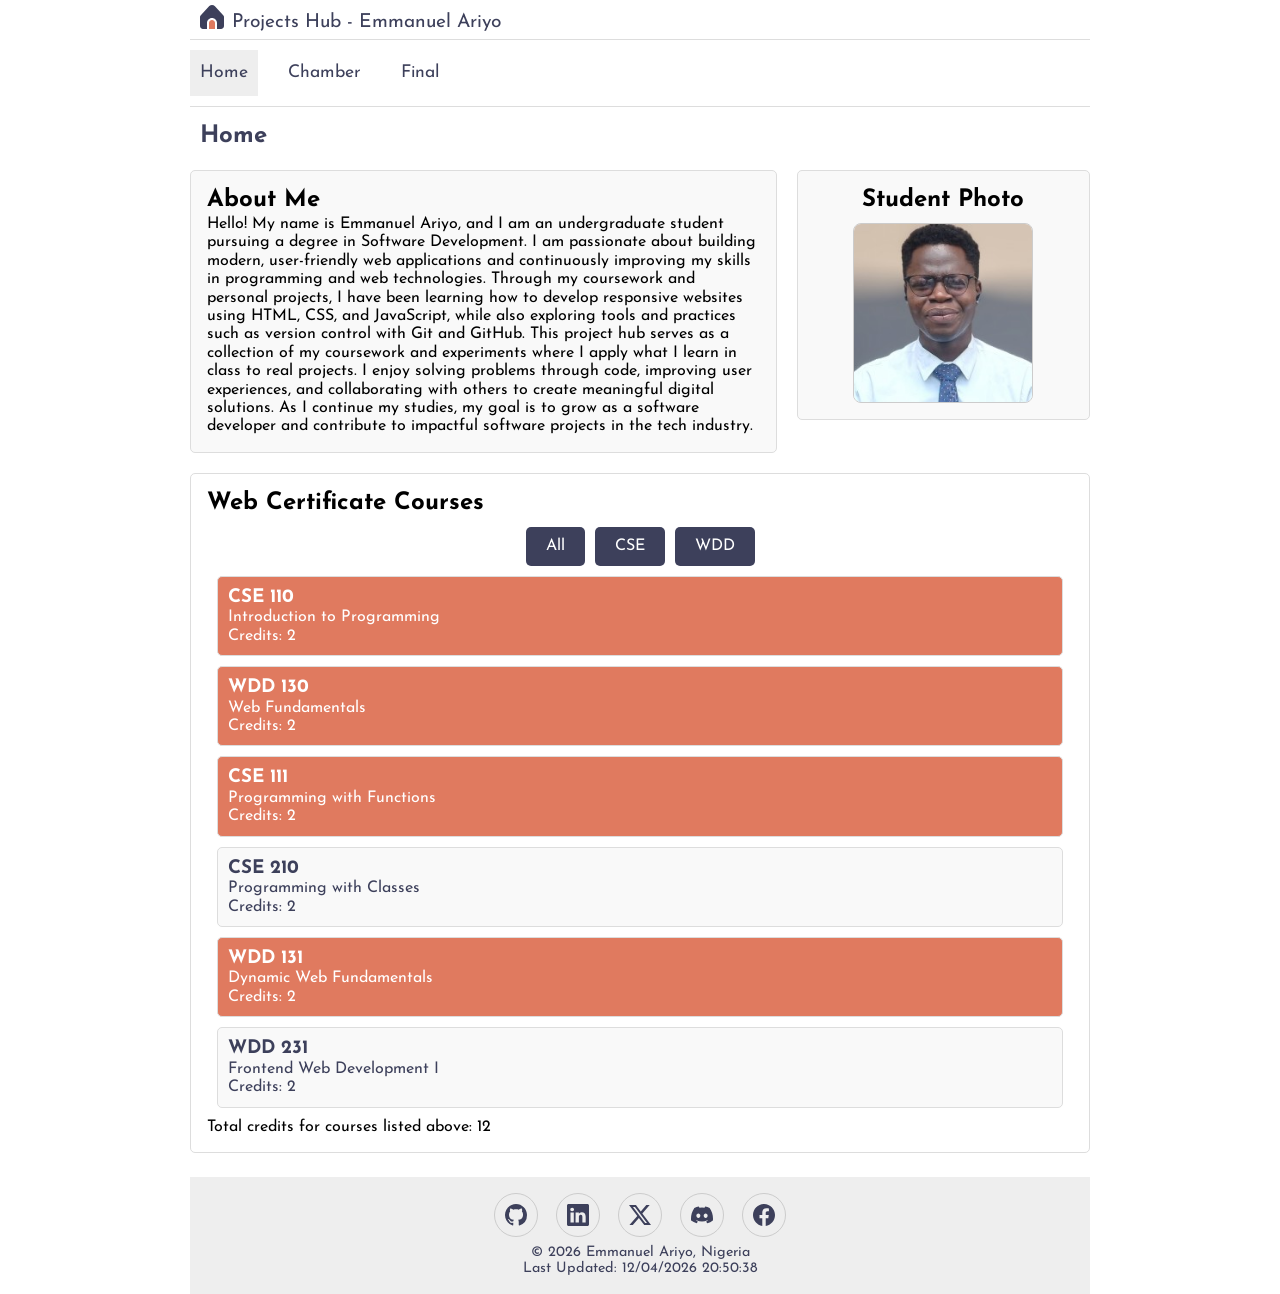
<file: index.html>
<!DOCTYPE html>
<html lang="en">

<head>
    <meta charset="UTF-8">
    <meta name="viewport" content="width=device-width, initial-scale=1.0">
    <title>WDD 231 Projects Hub | Emmanuel Ariyo</title>
    <!-- Favicon Icon link -->
    <link rel="icon" type="image/x-icon" href="favicon.ico">
    <meta name="description" content="This is the home page for the course, where you can find all the necessary information and resources.">
    <meta name="author" content="Emmanuel Ariyo">

    <!-- Social Media Meta Tags -->
    <meta property="og:title" content="WDD 231 Projects Hub | Emmanuel Ariyo">
    <meta property="og:description" content="This is the home page for the course, where you can find all the necessary information and resources.">
    <meta property="og:image" content="images/profile_picture.jpg">
    <meta property="og:url" content="https://white-ninja.github.io/wdd231/">

    <!-- Style Sheet Here -->
    <link rel="stylesheet" href="styles/normalize.css">
    <link rel="stylesheet" href="styles/base.css">
    <link rel="stylesheet" href="styles/larger.css">

    <!-- JavaScript File Here -->
    <script src="scripts/navigation.js" defer></script>
    <script src="scripts/dynamiccontent.js" defer></script>


    <!-- Google Fonts Here -->
    <link rel="preconnect" href="https://fonts.googleapis.com">
    <link rel="preconnect" href="https://fonts.gstatic.com" crossorigin>
    <link href="https://fonts.googleapis.com/css2?family=Josefin+Sans:ital,wght@0,100..700;1,100..700&display=swap"
        rel="stylesheet">
</head>

<body>
    <header>
        <img src="images/home.svg" alt="Site Icon" width="512" height="512">
        <span>Projects Hub - Emmanuel Ariyo</span>
        <button id="ham-btn" class="hamburger"></button>
    </header>
    <nav id="nav-bar" class="navigation">
        <ul>
            <li class="current"><a href="index.html">Home</a></li>
            <li><a href="#">Chamber</a></li>
            <li><a href="#">Final</a></li>
        </ul>
    </nav>
    <main>
        <h1>Home</h1>
        <div class="about-photo-grid">
            <section class="about-me">
                <h2>About Me</h2>
                <p>
                    Hello! My name is Emmanuel Ariyo, and I am an undergraduate student pursuing a degree in Software
                    Development.
                    I am passionate about building modern, user-friendly web applications and continuously improving
                    my skills
                    in programming and web technologies. Through my coursework and personal projects, I have been
                    learning
                    how to develop responsive websites using HTML, CSS, and JavaScript, while also exploring tools and
                    practices
                    such as version control with Git and GitHub.

                    This project hub serves as a collection of my coursework and experiments where I apply what I learn
                    in class
                    to real projects. I enjoy solving problems through code, improving user experiences, and
                    collaborating
                    with others to create meaningful digital solutions. As I continue my studies, my goal is to grow
                    as a
                    software developer and contribute to impactful software projects in the tech industry.
                </p>
            </section>
            <section class="student-photo">
                <h2>Student Photo</h2>
                <img src="images/profile_picture.jpg" alt="Photo of Emmanuel Ariyo" width="180" height="180">
            </section>
        </div>
        <section class="certificate-section stretched">
            <h2>Web Certificate Courses</h2>
            <div id="course-buttons">
                <button id="all-courses">All</button>
                <button id="cse-courses">CSE</button>
                <button id="wdd-courses">WDD</button>
            </div>
            <div id="course-list">
                <!-- Dynamic course list will be rendered here -->
            </div>
            <p>Total credits for courses listed above: <span id="total-credits">0</span></p>
        </section>
    </main>
    <footer>
        <div class="social">
            <a href="https://github.com/white-ninja" target="_blank" rel="noopener noreferrer"><img
                    src="images/github.svg" alt="GitHub profile link" width="16" height="16"></a>
            <a href="https://www.linkedin.com/in/emmanuel-ariyo-333789112" target="_blank" rel="noopener noreferrer"><img
                    src="images/linkedin.svg" alt="LinkedIn profile link" width="16" height="16"></a>
            <a href="https://x.com/AriyoLeap?s=09" target="_blank" rel="noopener noreferrer"><img
                    src="images/twitter-x.svg" alt="Twitter profile link" width="16" height="16"></a>
            <a href="https://discord.com/users/1450887330113261690" target="_blank" rel="noopener noreferrer"><img
                    src="images/discord.svg" alt="Discord profile link" width="16" height="16"></a>
            <a href="https://web.facebook.com/ariyo.dominic/" target="_blank" rel="noopener noreferrer"><img
                    src="images/facebook.svg" alt="Facebook profile link" width="16" height="16"></a>
        </div>
        <p>&copy; <span id="current-year"></span> Emmanuel Ariyo, Nigeria</p>
        <p id="lastModified">Last Updated: </p>
    </footer>
</body>

</html>
</file>
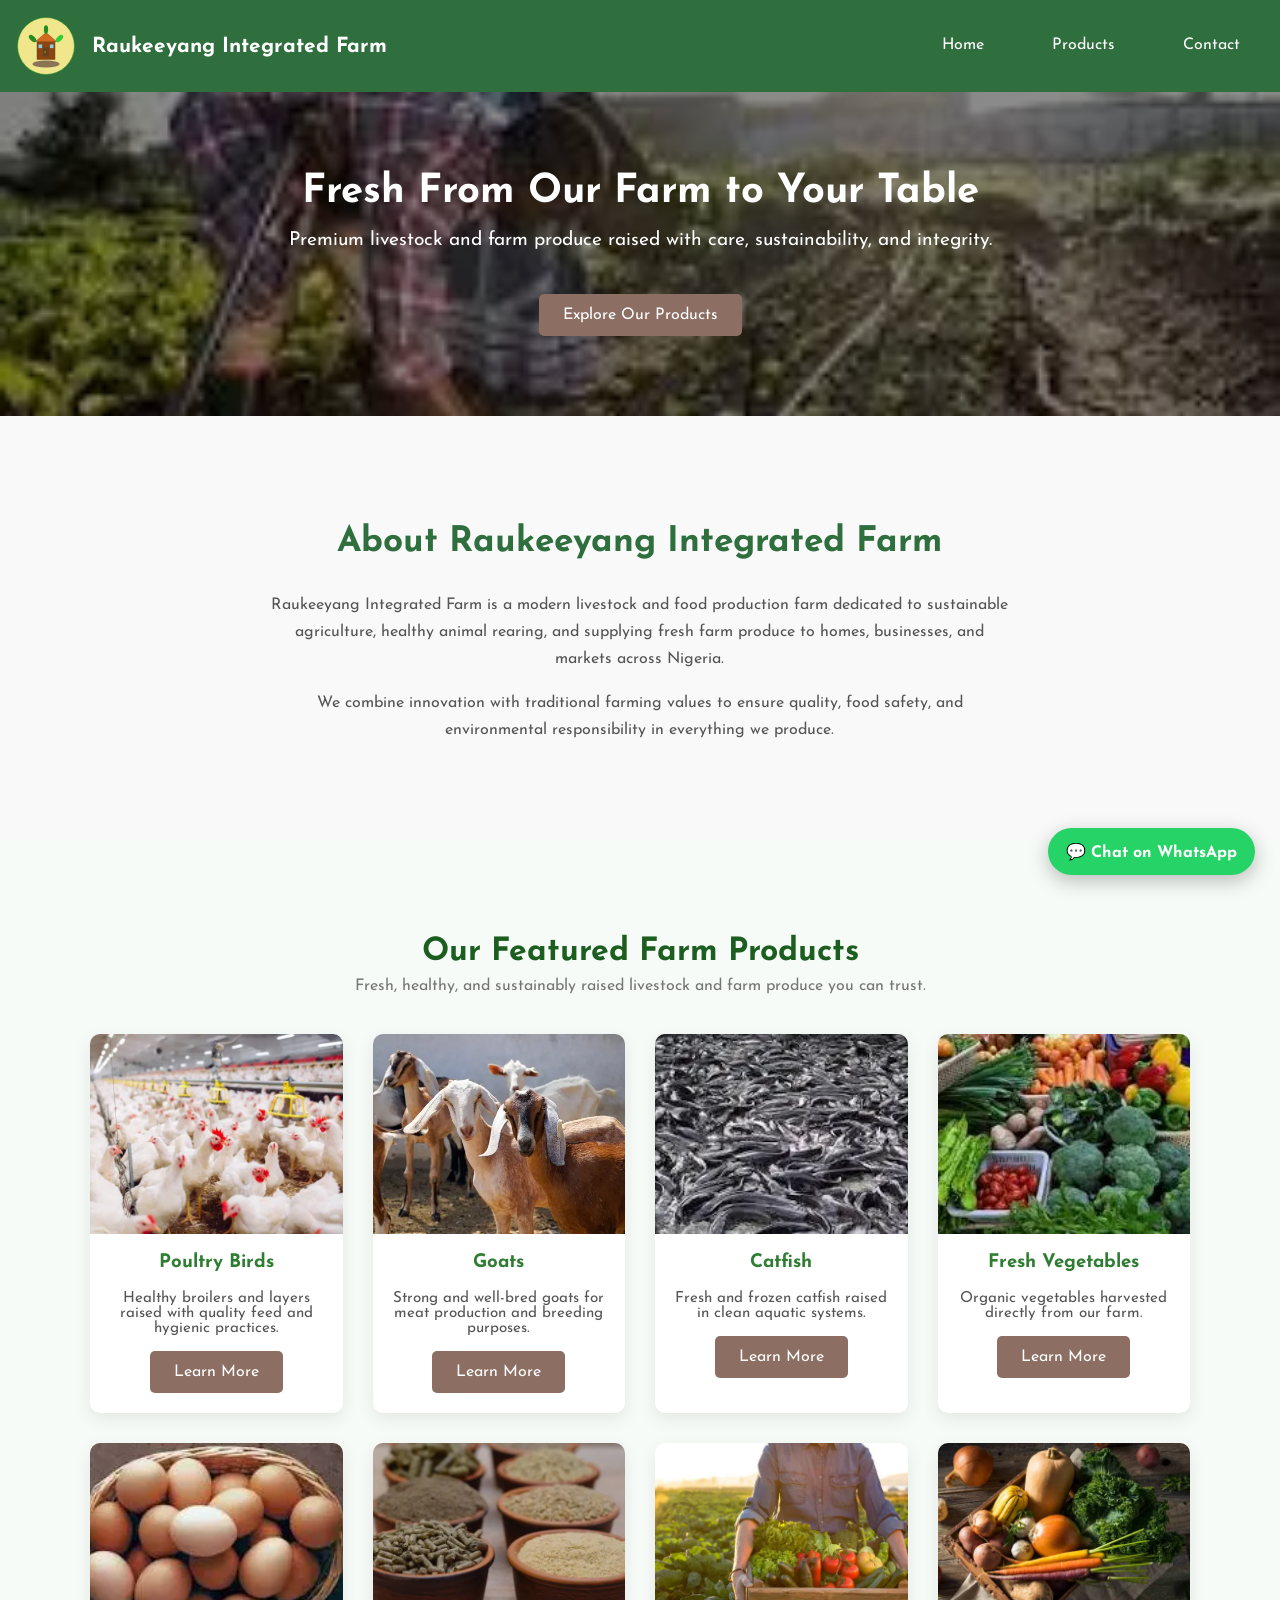
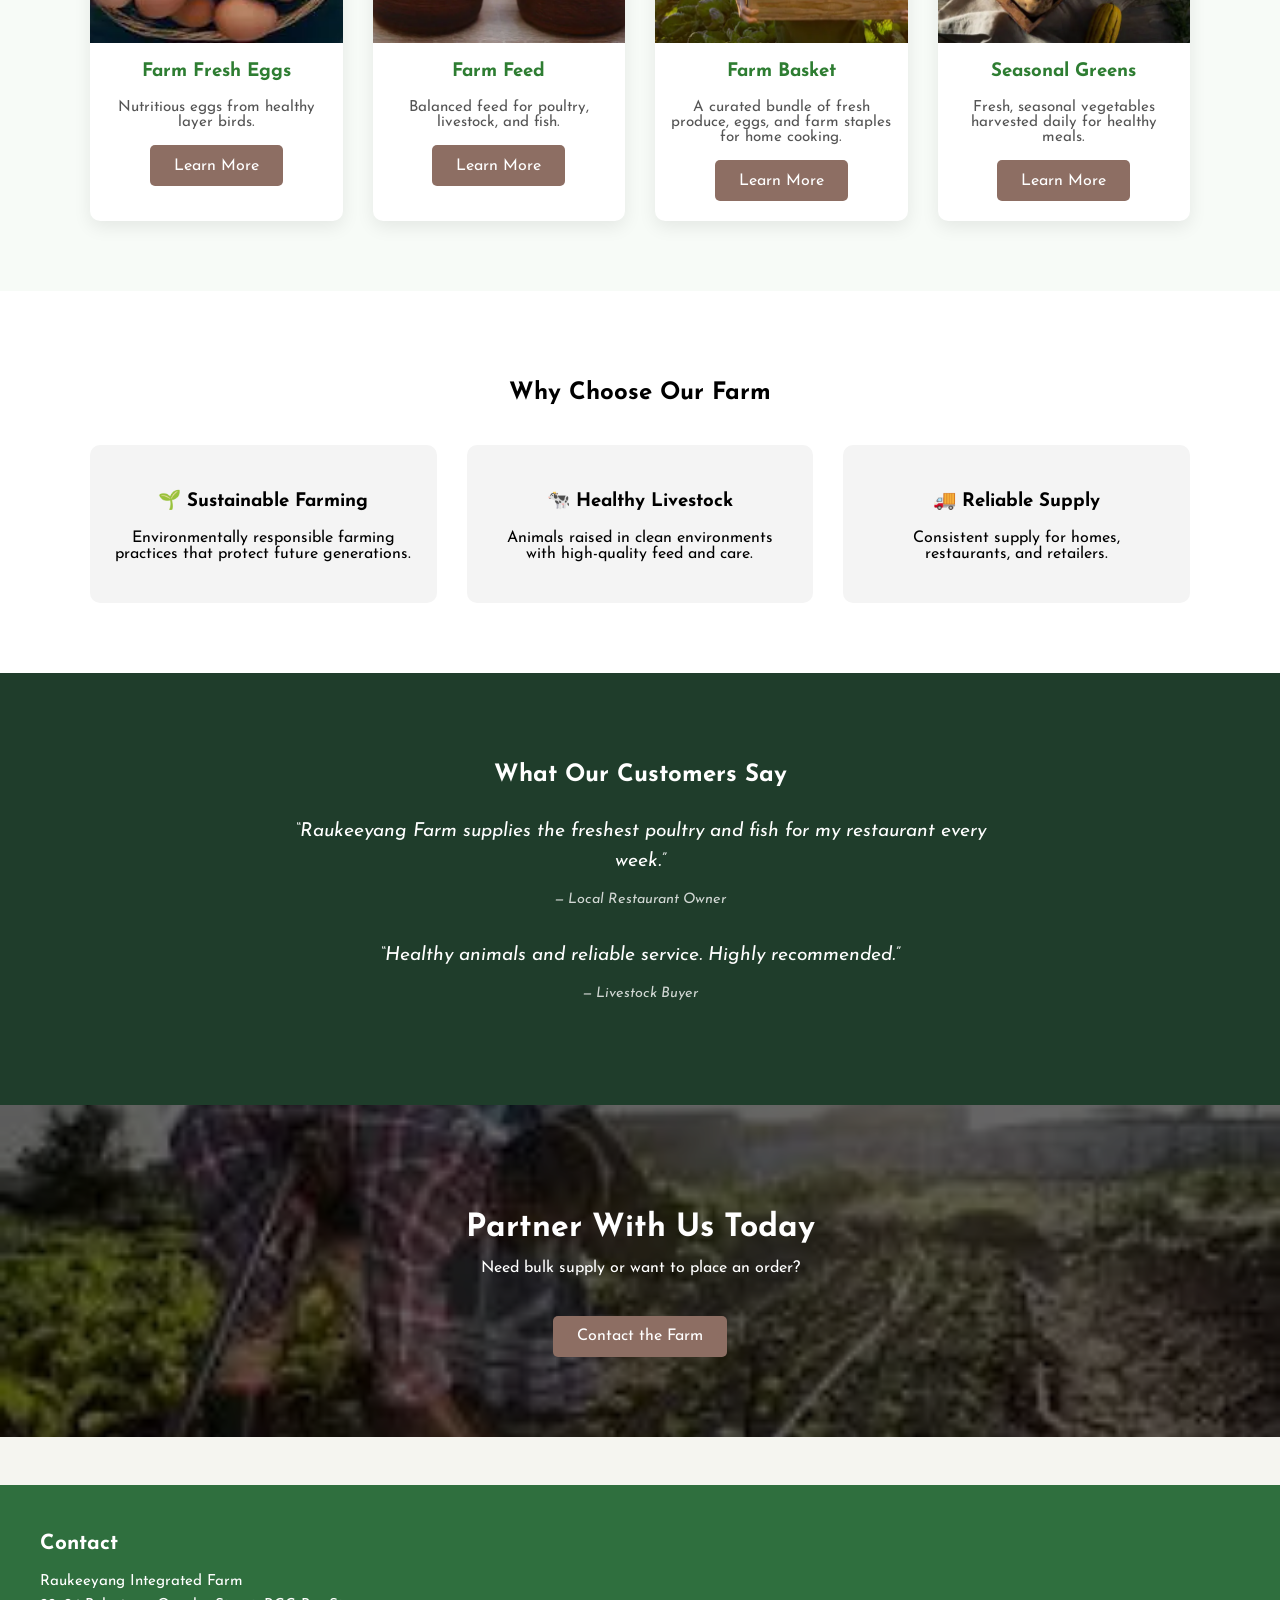
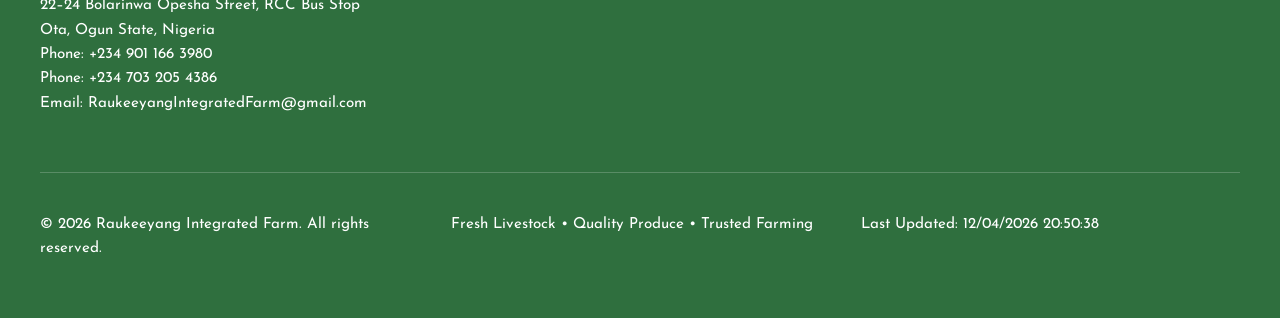
<file: raukeeyang/index.html>
<!DOCTYPE html>
<html lang="en">

<head>
    <meta charset="UTF-8">
    <meta name="viewport" content="width=device-width, initial-scale=1.0">
    <meta name="description"
        content="Raukeeyang Integrated Farm provides fresh organic produce using sustainable farming practices while supporting local communities and environmental stewardship.">
    <meta name="keywords"
        content="Raukeeyang Integrated Farm, organic produce, sustainable farming, local communities, environmental stewardship">
    <meta name="author" content="Raukeeyang Integrated Farm">
    <title>Raukeeyang Integrated Farm | Home</title>

    <!-- Favicon -->
    <link rel="icon" href="images/favicon.svg" type="image/svg+xml">

    <!-- Open Graph (Facebook) -->
    <meta property="og:title" content="Raukeeyang Integrated Farm | Fresh Organic Produce">
    <meta property="og:description"
        content="Raukeeyang Integrated Farm provides fresh organic produce using sustainable farming practices while supporting local communities and environmental stewardship.">
    <meta property="og:image" content="images/farm-bg.webp">
    <meta property="og:url" content="https://raukeeyangfarm.com">
    <meta property="og:type" content="website">

    <!-- Twitter -->
    <meta name="twitter:card" content="summary_large_image">
    <meta name="twitter:title" content="Raukeeyang Integrated Farm">
    <meta name="twitter:description"
        content="Fresh organic produce and quality livestock from sustainable farming practices.">
    <meta name="twitter:image" content="images/farm-bg.webp">

    <!-- Instagram -->
    <meta property="instagram:title" content="Raukeeyang Integrated Farm">
    <meta property="instagram:description"
        content="Follow us for fresh farm updates, organic produce, and sustainable farming practices.">

    <!-- Google Font -->
    <link rel="preconnect" href="https://fonts.googleapis.com">
    <link rel="preconnect" href="https://fonts.gstatic.com" crossorigin>
    <link href="https://fonts.googleapis.com/css2?family=Josefin+Sans:ital,wght@0,100..700;1,100..700&display=swap"
        rel="stylesheet">

    <!-- CSS -->
    <link rel="stylesheet" href="css/styles.css">

    <!-- Home Page JS -->
    <script type="module" src="js/main.js" defer></script>

    <!-- SEO Boost -->
    <meta name="robots" content="index, follow">
    <meta name="theme-color" content="#2e7d32">

    <!-- Performance -->
    <link rel="preload" as="image" href="images/farm-bg.webp">
    <link rel="preload" as="image" href="images/poultry.webp">
    <link rel="preload" as="image" href="images/goat.webp">
    <link rel="preload" as="image" href="images/catfish.webp">
</head>

<body>
    <header>
        <div class="logo-header">
            <img src="images/logo.svg" alt="Raukeeyang Integrated Farm Logo" class="logo">
            <h1>Raukeeyang Integrated Farm</h1>
        </div>
        <nav>
            <button id="menuBtn">☰</button>
            <ul id="navMenu">
                <li><a href="index.html">Home</a></li>
                <li><a href="products.html">Products</a></li>
                <li><a href="contact.html">Contact</a></li>
            </ul>
        </nav>
    </header>

    <main>

        <!-- HERO -->
        <section class="hero">
            <h2>Fresh From Our Farm to Your Table</h2>
            <p>Premium livestock and farm produce raised with care, sustainability, and integrity.</p>
            <a href="products.html" class="btn hero-btn">Explore Our Products</a>
        </section>

        <!-- ABOUT THE FARM -->
        <section class="about">
            <div class="container">
                <h2>About Raukeeyang Integrated Farm</h2>
                <p>
                    Raukeeyang Integrated Farm is a modern livestock and food production farm dedicated to
                    sustainable agriculture, healthy animal rearing, and supplying fresh farm produce to
                    homes, businesses, and markets across Nigeria.
                </p>
                <p>
                    We combine innovation with traditional farming values to ensure quality, food safety,
                    and environmental responsibility in everything we produce.
                </p>
            </div>
        </section>

        <!-- FEATURED PRODUCTS -->
        <section class="featured-products">
            <div class="container">
                <h2 class="section-title">Our Featured Farm Products</h2>
                <p class="section-subtitle">
                    Fresh, healthy, and sustainably raised livestock and farm produce you can trust.
                </p>

                <div class="products-grid">
                    <div class="product-card">
                        <img src="images/poultry.webp" alt="Healthy poultry birds" loading="lazy">
                        <h3>Poultry Birds</h3>
                        <p>Healthy broilers and layers raised with quality feed and hygienic practices.</p>
                        <a href="products.html" class="btn">Learn More</a>
                    </div>

                    <div class="product-card">
                        <img src="images/goat.webp" alt="Goat farming" loading="lazy">
                        <h3>Goats</h3>
                        <p>Strong and well-bred goats for meat production and breeding purposes.</p>
                        <a href="products.html" class="btn">Learn More</a>
                    </div>

                    <div class="product-card">
                        <img src="images/catfish.webp" alt="Catfish farming" loading="lazy">
                        <h3>Catfish</h3>
                        <p>Fresh and frozen catfish raised in clean aquatic systems.</p>
                        <a href="products.html" class="btn">Learn More</a>
                    </div>

                    <div class="product-card">
                        <img src="images/vegetables.webp" alt="Fresh vegetables" loading="lazy">
                        <h3>Fresh Vegetables</h3>
                        <p>Organic vegetables harvested directly from our farm.</p>
                        <a href="products.html" class="btn">Learn More</a>
                    </div>

                    <div class="product-card">
                        <img src="images/eggs.webp" alt="Farm fresh eggs" loading="lazy">
                        <h3>Farm Fresh Eggs</h3>
                        <p>Nutritious eggs from healthy layer birds.</p>
                        <a href="products.html" class="btn">Learn More</a>
                    </div>

                    <div class="product-card">
                        <img src="images/feed.webp" alt="Quality animal feed" loading="lazy">
                        <h3>Farm Feed</h3>
                        <p>Balanced feed for poultry, livestock, and fish.</p>
                        <a href="products.html" class="btn">Learn More</a>
                    </div>

                    <div class="product-card">
                        <img src="images/farm-staples.webp" alt="Mixed farm harvest" loading="lazy">
                        <h3>Farm Basket</h3>
                        <p>A curated bundle of fresh produce, eggs, and farm staples for home cooking.</p>
                        <a href="products.html" class="btn">Learn More</a>
                    </div>

                    <div class="product-card">
                        <img src="images/seasonal-greens.webp" alt="Seasonal vegetables" loading="lazy">
                        <h3>Seasonal Greens</h3>
                        <p>Fresh, seasonal vegetables harvested daily for healthy meals.</p>
                        <a href="products.html" class="btn">Learn More</a>
                    </div>
                </div>
            </div>
        </section>

        <!-- WHY CHOOSE US -->
        <section class="why-us">
            <div class="container">
                <h2>Why Choose Our Farm</h2>
                <div class="why-grid">
                    <div>
                        <h3>🌱 Sustainable Farming</h3>
                        <p>Environmentally responsible farming practices that protect future generations.</p>
                    </div>
                    <div>
                        <h3>🐄 Healthy Livestock</h3>
                        <p>Animals raised in clean environments with high-quality feed and care.</p>
                    </div>
                    <div>
                        <h3>🚚 Reliable Supply</h3>
                        <p>Consistent supply for homes, restaurants, and retailers.</p>
                    </div>
                </div>
            </div>
        </section>

        <!-- TESTIMONIALS -->
        <section class="testimonials">
            <div class="container">
                <h2>What Our Customers Say</h2>
                <blockquote>
                    “Raukeeyang Farm supplies the freshest poultry and fish for my restaurant every week.”
                    <span>— Local Restaurant Owner</span>
                </blockquote>
                <blockquote>
                    “Healthy animals and reliable service. Highly recommended.”
                    <span>— Livestock Buyer</span>
                </blockquote>
            </div>
        </section>

        <!-- CALL TO ACTION -->
        <section class="cta">
            <h2>Partner With Us Today</h2>
            <p>Need bulk supply or want to place an order?</p>
            <a href="contact.html" class="btn hero-btn">Contact the Farm</a>
        </section>

    </main>

    <footer class="site-footer">
        <div class="page footer-grid">

            <div>
                <h2>Contact</h2>
                <p>
                    Raukeeyang Integrated Farm<br>
                    22–24 Bolarinwa Opesha Street, RCC Bus Stop<br>
                    Ota, Ogun State, Nigeria<br>
                    Phone: +234 901 166 3980<br>
                    Phone: +234 703 205 4386<br>
                    Email: RaukeeyangIntegratedFarm@gmail.com
                </p>
            </div>

            <div class="footer-meta">
                <p>© <span id="current-year"></span> Raukeeyang Integrated Farm. All rights reserved.</p>
                <p>Fresh Livestock • Quality Produce • Trusted Farming</p>
                <p>Last Updated: <span id="last-modified"></span></p>
            </div>

        </div>
    </footer>

    <a href="https://wa.me/2349011663980" class="whatsapp-float" target="_blank">
        💬 Chat on WhatsApp
    </a>
</body>

</html>
</file>
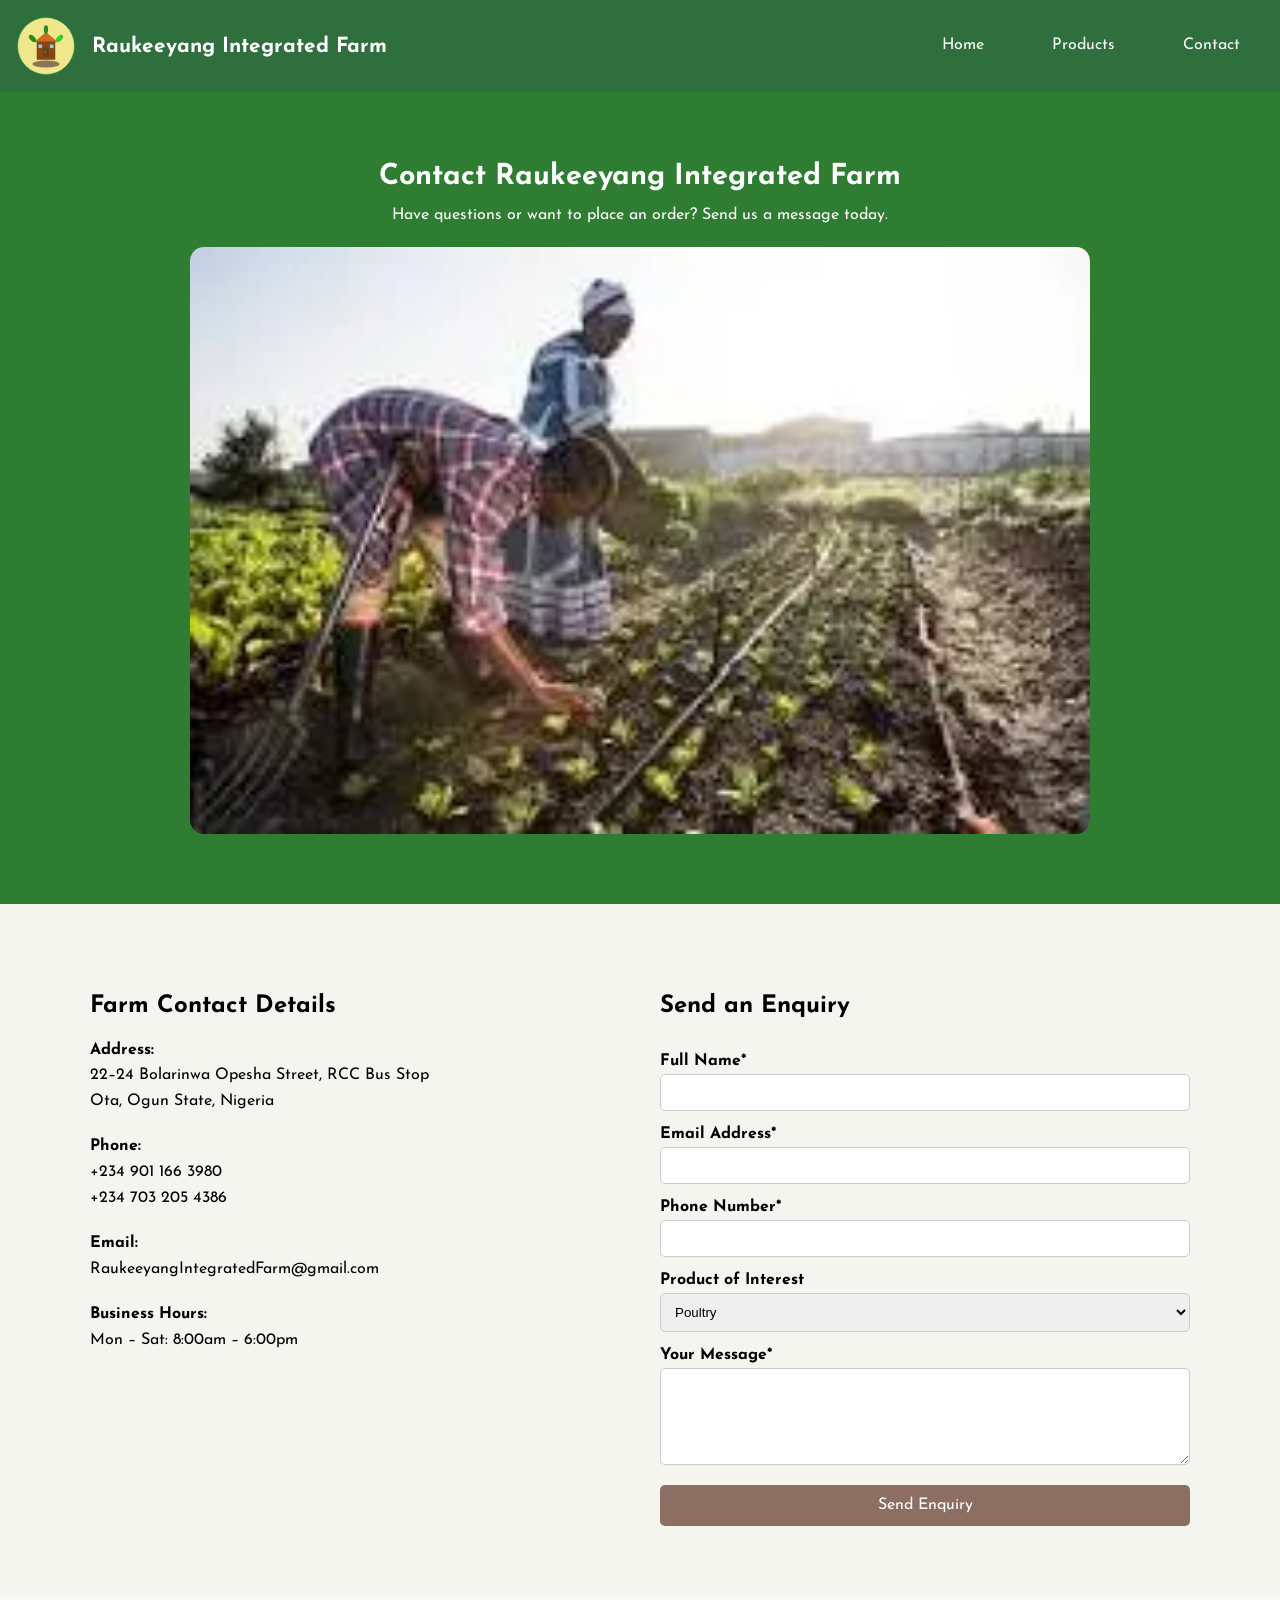
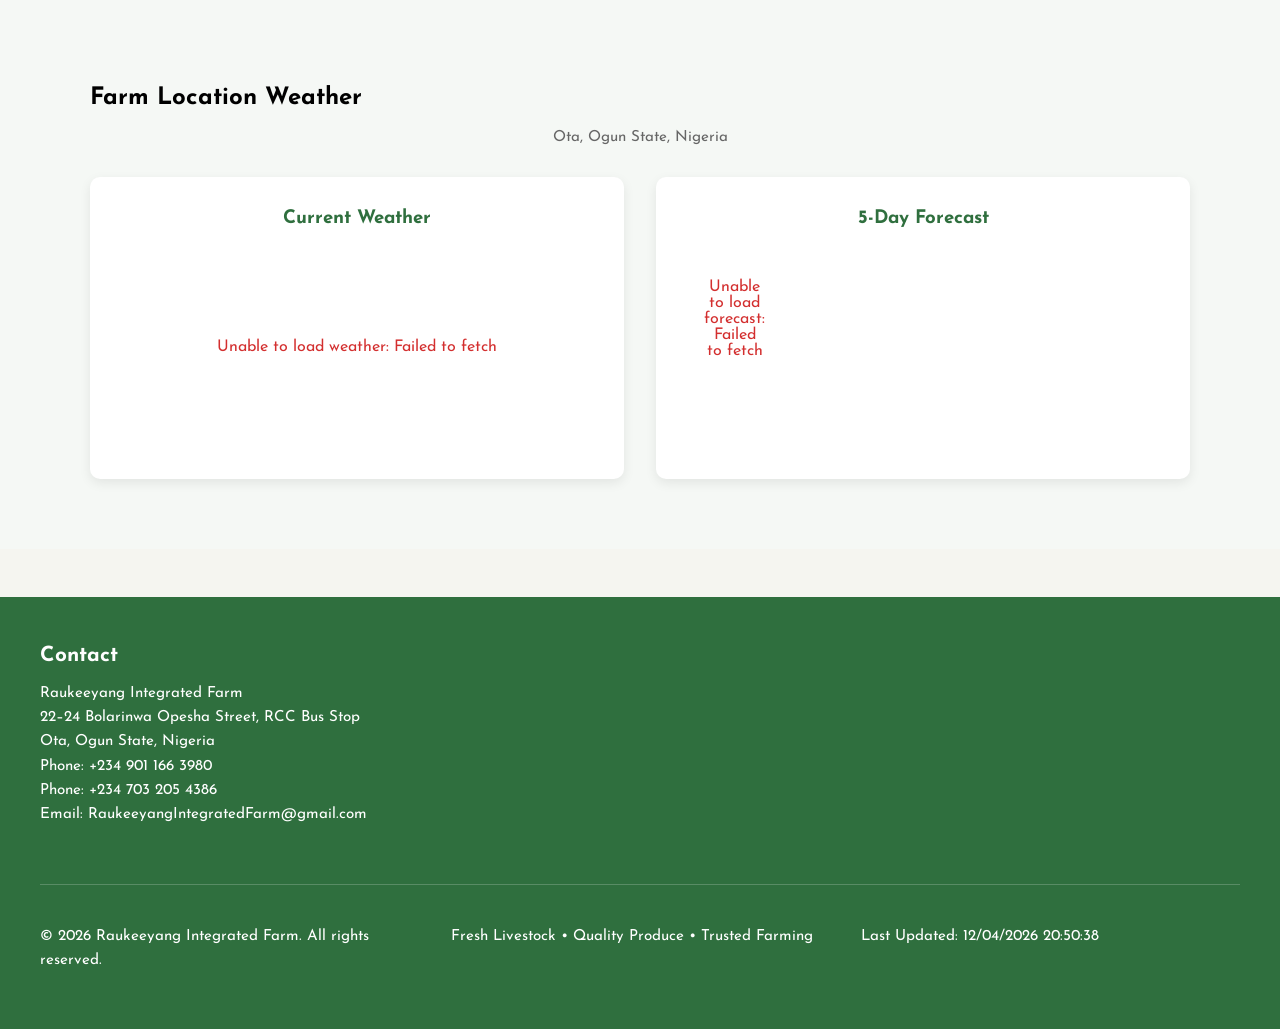
<file: raukeeyang/contact.html>
<!DOCTYPE html>
<html lang="en">

<head>
    <meta charset="UTF-8">
    <meta name="viewport" content="width=device-width, initial-scale=1.0">
    <meta name="description"
        content="Contact Raukeeyang Integrated Farm to place orders, make enquiries, or partner with us.">
    <meta name="keywords" content="Raukeeyang Farm contact, order livestock, farm produce inquiry, Nigerian farm">
    <meta name="author" content="Raukeeyang Integrated Farm">
    <title>Contact | Raukeeyang Integrated Farm</title>

    <!-- Favicon -->
    <link rel="icon" href="images/favicon.svg" type="image/svg+xml">

    <!-- Open Graph (Facebook) -->
    <meta property="og:title" content="Contact Raukeeyang Integrated Farm">
    <meta property="og:description"
        content="Contact Raukeeyang Integrated Farm to place orders, make enquiries, or partner with us.">
    <meta property="og:image" content="images/farm-bg.webp">
    <meta property="og:url" content="https://raukeeyangfarm.com/contact.html">
    <meta property="og:type" content="website">

    <!-- Twitter -->
    <meta name="twitter:card" content="summary_large_image">
    <meta name="twitter:title" content="Contact Raukeeyang Integrated Farm">
    <meta name="twitter:description"
        content="Contact Raukeeyang Integrated Farm to place orders, make enquiries, or partner with us.">
    <meta name="twitter:image" content="images/farm-bg.webp">

    <!-- Instagram -->
    <meta property="instagram:title" content="Raukeeyang Integrated Farm">
    <meta property="instagram:description"
        content="Follow us for fresh farm updates, organic produce, and sustainable farming practices.">

    <!-- Google Font -->
    <link rel="preconnect" href="https://fonts.googleapis.com">
    <link rel="preconnect" href="https://fonts.gstatic.com" crossorigin>
    <link href="https://fonts.googleapis.com/css2?family=Josefin+Sans:ital,wght@0,100..700;1,100..700&display=swap"
        rel="stylesheet">

    <!-- CSS -->
    <link rel="stylesheet" href="css/styles.css">

    <!-- Contact Form JS -->
    <script type="module" src="js/form.js" defer></script>
    <!-- Weather Widget JS -->
    <script type="module" src="js/weather.js" defer></script>
</head>

<body>

    <header>
        <div class="logo-header">
            <img src="images/logo.svg" alt="Raukeeyang Integrated Farm Logo" class="logo">
            <h1>Raukeeyang Integrated Farm</h1>
        </div>
        <nav>
            <button id="menuBtn">☰</button>
            <ul id="navMenu">
                <li><a href="index.html">Home</a></li>
                <li><a href="products.html">Products</a></li>
                <li><a href="contact.html">Contact</a></li>
            </ul>
        </nav>
    </header>

    <main>

        <!-- PAGE HERO -->
        <section class="page-hero">
            <div class="container">
                <h1>Contact Raukeeyang Integrated Farm</h1>
                <p>Have questions or want to place an order? Send us a message today.</p>
                <img src="images/farm-bg.webp" alt="Raukeeyang Integrated Farm landscape" class="hero-illustration"
                    decoding="async">
            </div>
        </section>

        <!-- CONTACT GRID -->
        <section class="contact-section">
            <div class="container contact-grid">

                <!-- CONTACT INFO -->
                <div class="contact-info">
                    <h2>Farm Contact Details</h2>
                    <p><strong>Address:</strong><br>
                        22–24 Bolarinwa Opesha Street, RCC Bus Stop<br>
                        Ota, Ogun State, Nigeria</p>

                    <p><strong>Phone:</strong><br>
                        +234 901 166 3980<br>
                        +234 703 205 4386</p>

                    <p><strong>Email:</strong><br>
                        RaukeeyangIntegratedFarm@gmail.com</p>

                    <p><strong>Business Hours:</strong><br>
                        Mon – Sat: 8:00am – 6:00pm</p>
                </div>


                <!-- CONTACT FORM -->
                <div class="contact-form">
                    <h2>Send an Enquiry</h2>

                    <form action="thankyou.html" method="GET" id="enquiryForm">

                        <label>Full Name*</label>
                        <input type="text" name="name" required>

                        <label>Email Address*</label>
                        <input type="email" name="email" required>

                        <label>Phone Number*</label>
                        <input type="tel" name="phone" required>

                        <label>Product of Interest</label>
                        <select name="product">
                            <option>Poultry</option>
                            <option>Goats</option>
                            <option>Catfish</option>
                            <option>Vegetables</option>
                            <option>Eggs</option>
                            <option>Animal Feed</option>
                            <option>General Enquiry</option>
                        </select>

                        <label>Your Message*</label>
                        <textarea name="message" rows="5" required></textarea>

                        <button type="submit" class="btn">Send Enquiry</button>

                    </form>
                </div>

            </div>
        </section>

        <!-- WEATHER SECTION -->
        <section class="weather-section alt-bg">
            <div class="container">
                <h2>Farm Location Weather</h2>
                <p class="weather-location">Ota, Ogun State, Nigeria</p>

                <div class="weather-grid">
                    <div class="current-weather">
                        <h3>Current Weather</h3>
                        <div id="currentWeather" class="weather-display">
                            <p>Loading weather data...</p>
                        </div>
                    </div>

                    <div class="forecast-section">
                        <h3>5-Day Forecast</h3>
                        <div id="forecastContainer" class="forecast-grid">
                            <p>Loading forecast...</p>
                        </div>
                    </div>
                </div>
            </div>
        </section>

    </main>

    <footer class="site-footer">
        <div class="page footer-grid">
            <div>
                <h2>Contact</h2>
                <p>
                    Raukeeyang Integrated Farm<br>
                    22–24 Bolarinwa Opesha Street, RCC Bus Stop<br>
                    Ota, Ogun State, Nigeria<br>
                    Phone: +234 901 166 3980<br>
                    Phone: +234 703 205 4386<br>
                    Email: RaukeeyangIntegratedFarm@gmail.com
                </p>
            </div>

            <div class="footer-meta">
                <p>© <span id="current-year"></span> Raukeeyang Integrated Farm. All rights reserved.</p>
                <p>Fresh Livestock • Quality Produce • Trusted Farming</p>
                <p>Last Updated: <span id="last-modified"></span></p>
            </div>
        </div>
    </footer>

</body>

</html>
</file>
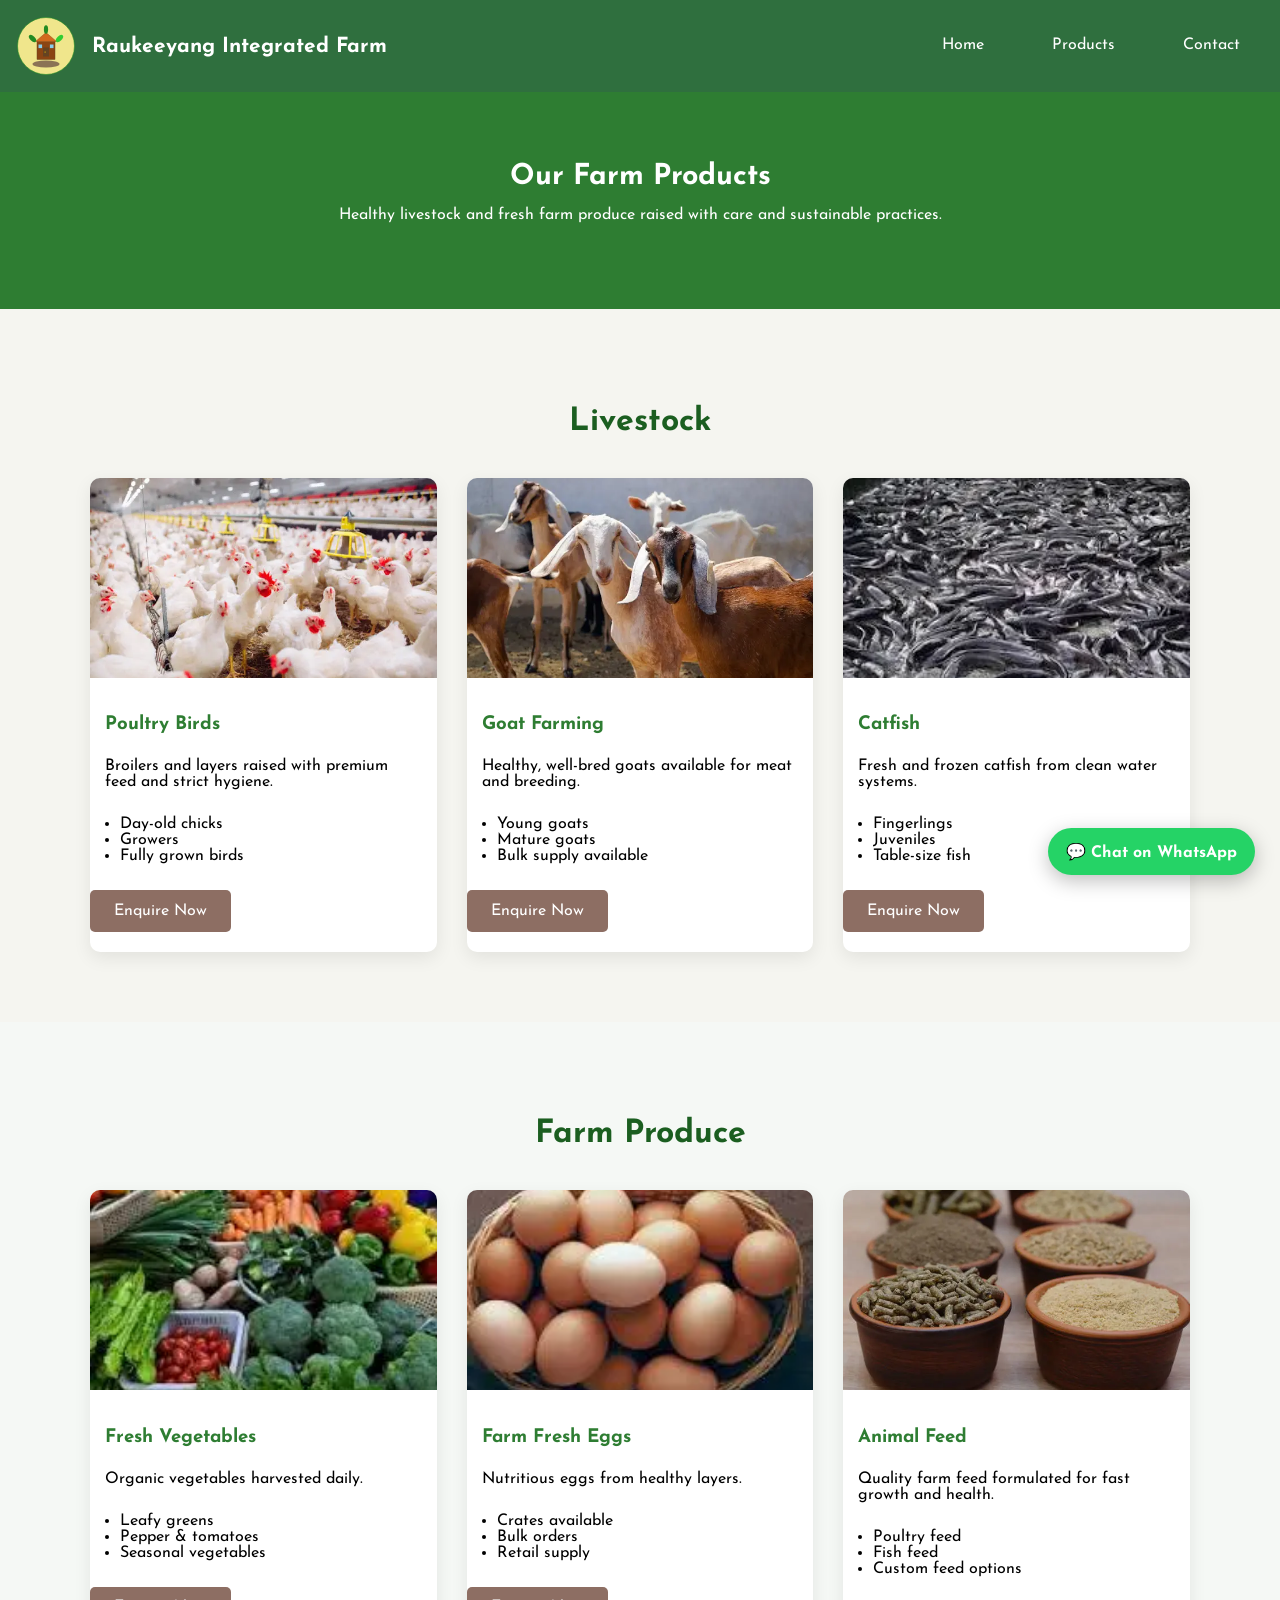
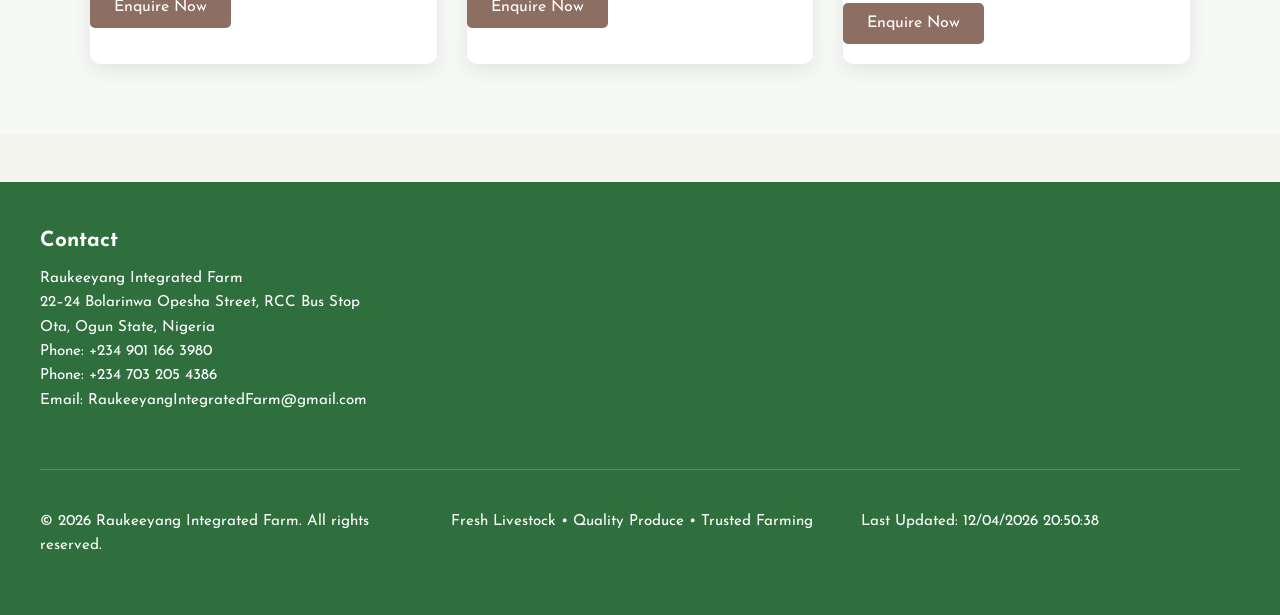
<file: raukeeyang/products.html>
<!DOCTYPE html>
<html lang="en">

<head>
    <meta charset="UTF-8">
    <meta name="viewport" content="width=device-width, initial-scale=1.0">
    <meta name="description"
        content="Browse livestock and fresh farm produce available at Raukeeyang Integrated Farm. Quality animals and farm produce you can trust.">
    <meta name="keywords"
        content="Raukeeyang Farm products, livestock for sale Nigeria, farm produce Nigeria, goats, poultry, eggs, vegetables">
    <meta name="author" content="Raukeeyang Integrated Farm">
    <title>Products | Raukeeyang Integrated Farm</title>

    <!-- Favicon -->
    <link rel="icon" href="images/favicon.svg" type="image/svg+xml">

    <!-- Open Graph (Facebook) -->
    <meta property="og:title" content="Farm Products | Raukeeyang Integrated Farm">
    <meta property="og:description"
        content="Browse livestock and fresh farm produce available at Raukeeyang Integrated Farm.">
    <meta property="og:image" content="images/farm-bg.webp">
    <meta property="og:url" content="https://raukeeyangfarm.com/products.html">
    <meta property="og:type" content="website">

    <!-- Twitter -->
    <meta name="twitter:card" content="summary_large_image">
    <meta name="twitter:title" content="Farm Products | Raukeeyang Integrated Farm">
    <meta name="twitter:description" content="Quality livestock and farm produce from sustainable farming.">
    <meta name="twitter:image" content="images/farm-bg.webp">

    <!-- Instagram -->
    <meta property="instagram:title" content="Raukeeyang Integrated Farm">
    <meta property="instagram:description"
        content="Follow us for fresh farm updates, organic produce, and sustainable farming practices.">

    <!-- Google Font -->
    <link rel="preconnect" href="https://fonts.googleapis.com">
    <link rel="preconnect" href="https://fonts.gstatic.com" crossorigin>
    <link href="https://fonts.googleapis.com/css2?family=Josefin+Sans:ital,wght@0,100..700;1,100..700&display=swap"
        rel="stylesheet">

    <!-- CSS -->
    <link rel="stylesheet" href="css/styles.css">

    <!-- Product Page JS -->
    <script type="module" src="js/products.js" defer></script>

    <!-- SEO Boost -->
    <meta name="robots" content="index, follow">
    <meta name="theme-color" content="#2e7d32">

    <!-- Performance -->
    <link rel="preload" as="image" href="images/farm-bg.webp">
    <link rel="preload" as="image" href="images/poultry.webp">
    <link rel="preload" as="image" href="images/goat.webp">
    <link rel="preload" as="image" href="images/catfish.webp">
</head>

<body>

    <header>
        <div class="logo-header">
            <img src="images/logo.svg" alt="Raukeeyang Integrated Farm Logo" class="logo">
            <h1>Raukeeyang Integrated Farm</h1>
        </div>
        <nav>
            <button id="menuBtn">☰</button>
            <ul id="navMenu">
                <li><a href="index.html">Home</a></li>
                <li><a href="products.html">Products</a></li>
                <li><a href="contact.html">Contact</a></li>
            </ul>
        </nav>
    </header>

    <main>

        <!-- PAGE HERO -->
        <section class="page-hero">
            <div class="container">
                <h1>Our Farm Products</h1>
                <p>Healthy livestock and fresh farm produce raised with care and sustainable practices.</p>
            </div>
        </section>


        <!-- LIVESTOCK SECTION -->
        <section class="products-section">
            <div class="container">
                <h2 class="section-title">Livestock</h2>

                <div class="catalogue-grid">

                    <div class="catalogue-card">
                        <img src="images/poultry.webp" alt="Poultry birds" loading="lazy">
                        <h3>Poultry Birds</h3>
                        <p>Broilers and layers raised with premium feed and strict hygiene.</p>
                        <ul>
                            <li>Day-old chicks</li>
                            <li>Growers</li>
                            <li>Fully grown birds</li>
                        </ul>
                        <a href="contact.html" class="btn">Enquire Now</a>
                    </div>

                    <div class="catalogue-card">
                        <img src="images/goat.webp" alt="Goats" loading="lazy">
                        <h3>Goat Farming</h3>
                        <p>Healthy, well-bred goats available for meat and breeding.</p>
                        <ul>
                            <li>Young goats</li>
                            <li>Mature goats</li>
                            <li>Bulk supply available</li>
                        </ul>
                        <a href="contact.html" class="btn">Enquire Now</a>
                    </div>

                    <div class="catalogue-card">
                        <img src="images/catfish.webp" alt="Catfish" loading="lazy">
                        <h3>Catfish</h3>
                        <p>Fresh and frozen catfish from clean water systems.</p>
                        <ul>
                            <li>Fingerlings</li>
                            <li>Juveniles</li>
                            <li>Table-size fish</li>
                        </ul>
                        <a href="contact.html" class="btn">Enquire Now</a>
                    </div>

                </div>
            </div>
        </section>


        <!-- CROP PRODUCE SECTION -->
        <section class="products-section alt-bg">
            <div class="container">
                <h2 class="section-title">Farm Produce</h2>

                <div class="catalogue-grid">

                    <div class="catalogue-card">
                        <img src="images/vegetables.webp" alt="Vegetables" loading="lazy">
                        <h3>Fresh Vegetables</h3>
                        <p>Organic vegetables harvested daily.</p>
                        <ul>
                            <li>Leafy greens</li>
                            <li>Pepper & tomatoes</li>
                            <li>Seasonal vegetables</li>
                        </ul>
                        <a href="contact.html" class="btn">Enquire Now</a>
                    </div>

                    <div class="catalogue-card">
                        <img src="images/eggs.webp" alt="Farm Eggs" loading="lazy">
                        <h3>Farm Fresh Eggs</h3>
                        <p>Nutritious eggs from healthy layers.</p>
                        <ul>
                            <li>Crates available</li>
                            <li>Bulk orders</li>
                            <li>Retail supply</li>
                        </ul>
                        <a href="contact.html" class="btn">Enquire Now</a>
                    </div>

                    <div class="catalogue-card">
                        <img src="images/feed.webp" alt="Animal Feed" loading="lazy">
                        <h3>Animal Feed</h3>
                        <p>Quality farm feed formulated for fast growth and health.</p>
                        <ul>
                            <li>Poultry feed</li>
                            <li>Fish feed</li>
                            <li>Custom feed options</li>
                        </ul>
                        <a href="contact.html" class="btn">Enquire Now</a>
                    </div>

                </div>
            </div>
        </section>

    </main>

    <footer class="site-footer">
        <div class="page footer-grid">
            <div>
                <h2>Contact</h2>
                <p>
                    Raukeeyang Integrated Farm<br>
                    22–24 Bolarinwa Opesha Street, RCC Bus Stop<br>
                    Ota, Ogun State, Nigeria<br>
                    Phone: +234 901 166 3980<br>
                    Phone: +234 703 205 4386<br>
                    Email: RaukeeyangIntegratedFarm@gmail.com
                </p>
            </div>

            <div class="footer-meta">
                <p>© <span id="current-year"></span> Raukeeyang Integrated Farm. All rights reserved.</p>
                <p>Fresh Livestock • Quality Produce • Trusted Farming</p>
                <p>Last Updated: <span id="last-modified"></span></p>
            </div>
        </div>
    </footer>

    <a href="https://wa.me/2349011663980" class="whatsapp-float" target="_blank">
        💬 Chat on WhatsApp
    </a>
</body>

</html>
</file>
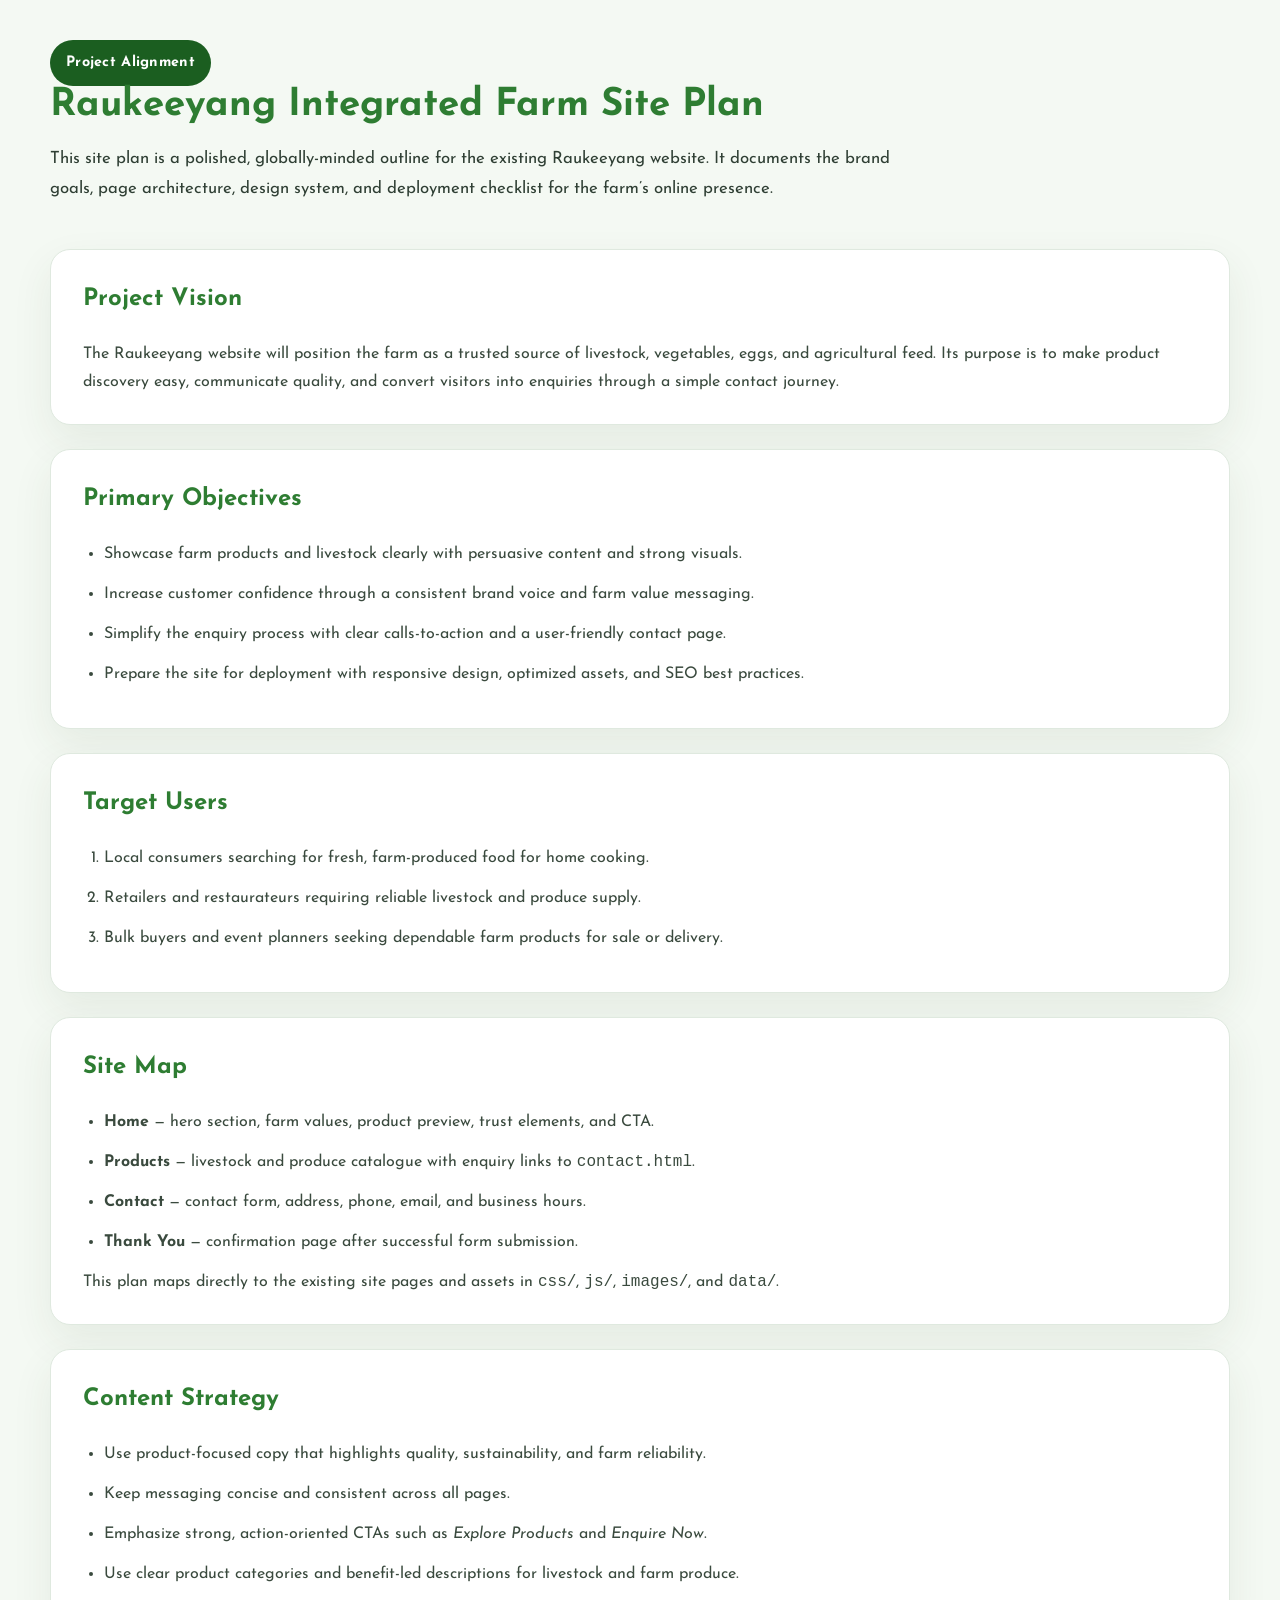
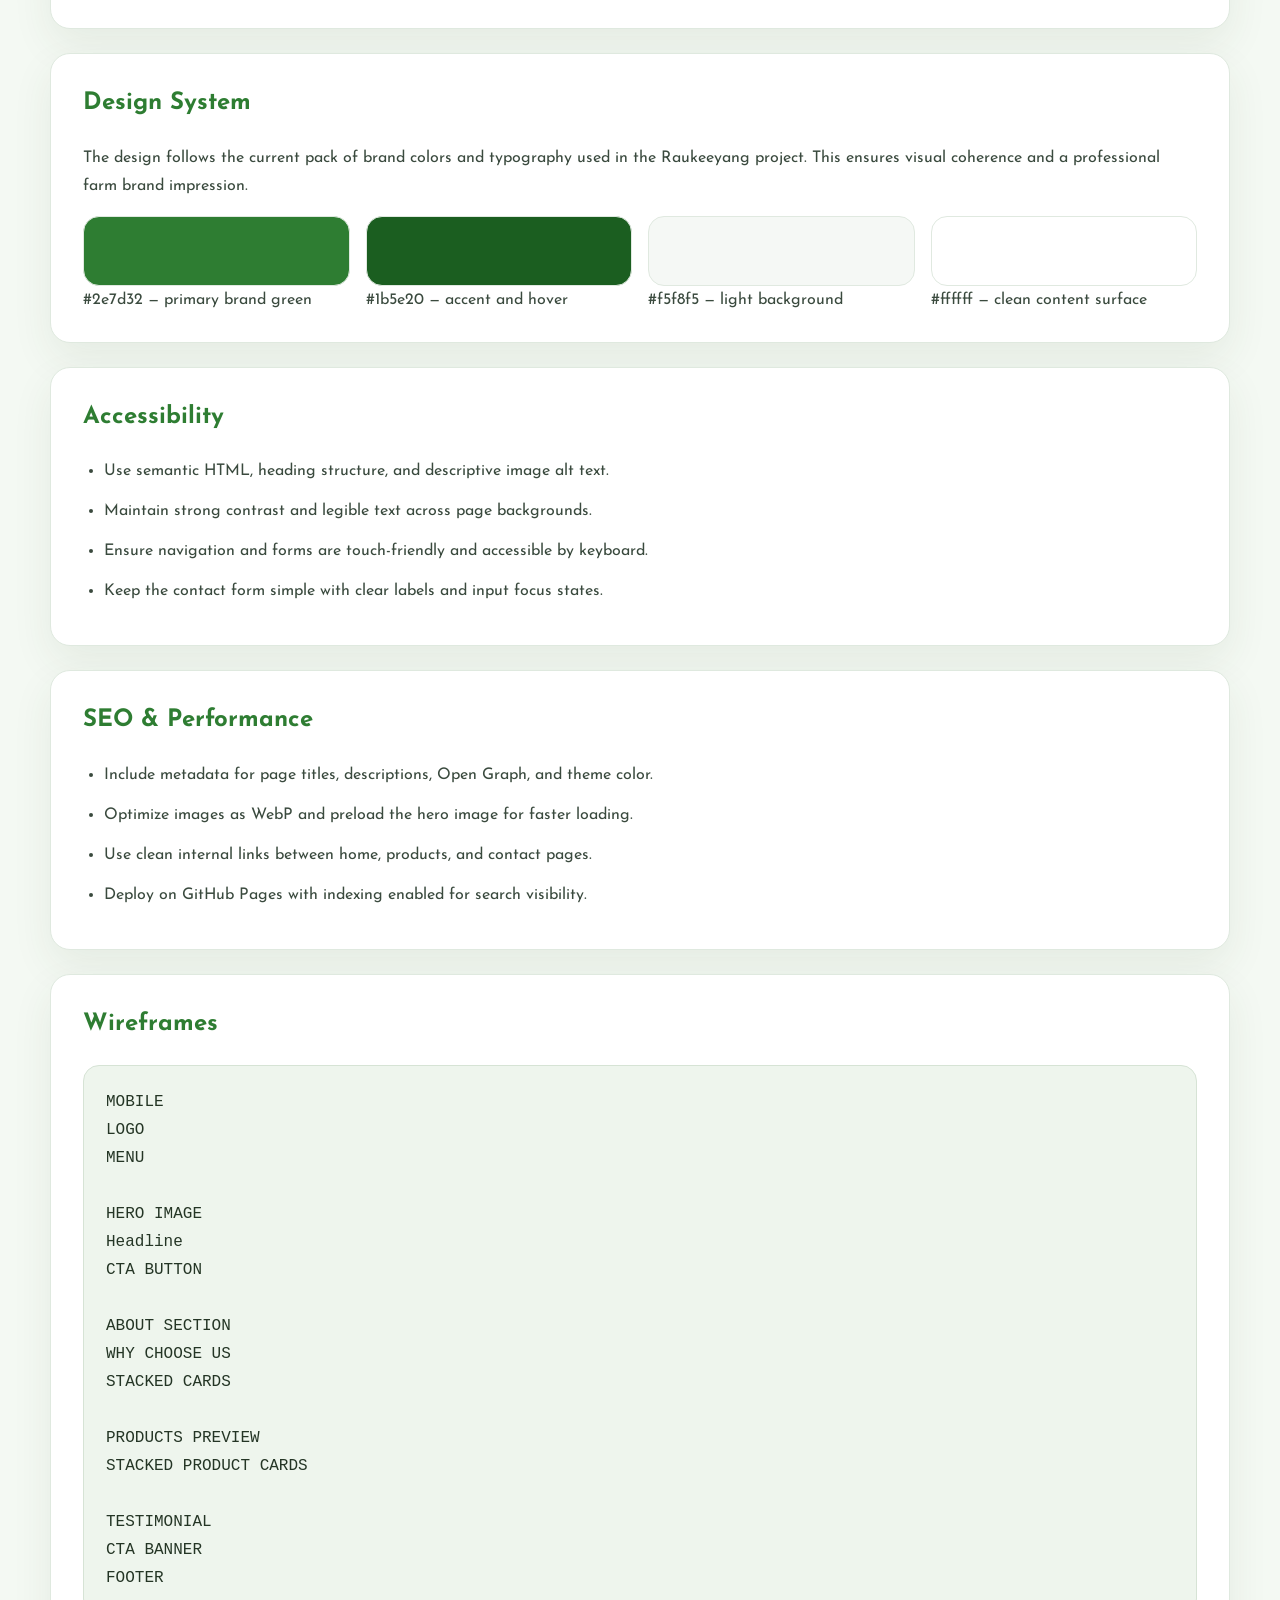
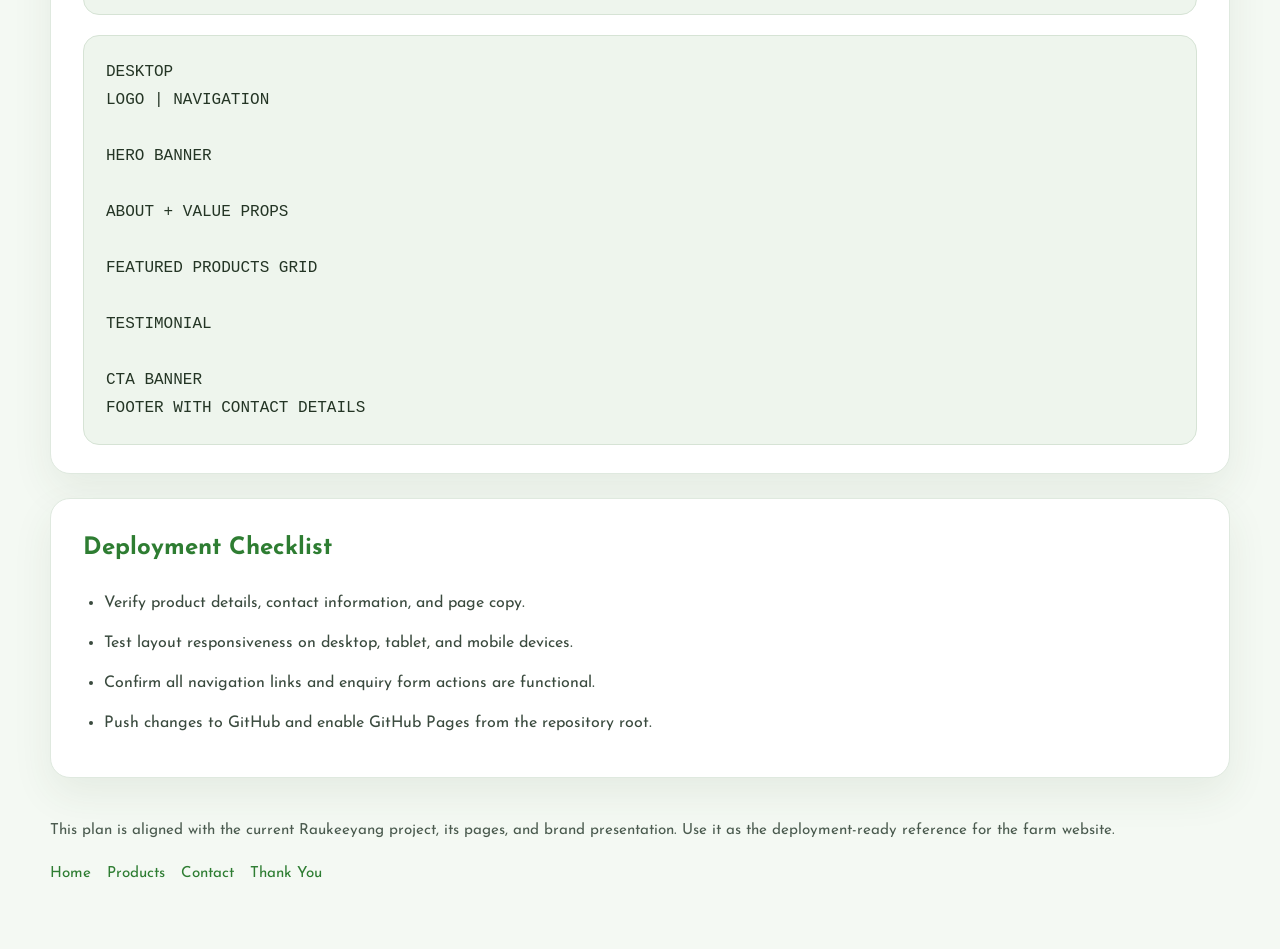
<file: raukeeyang/siteplan.html>
﻿<!DOCTYPE html>
<html lang="en">

<head>
    <meta charset="UTF-8">
    <meta name="viewport" content="width=device-width, initial-scale=1.0">
    <title>Raukeeyang Integrated Farm — Site Plan</title>
    <meta name="description" content="Deployment-ready site plan for Raukeeyang Integrated Farm, aligned with the current website pages and brand design.">
    <meta name="author" content="Raukeeyang Integrated Farm">
    <link rel="preconnect" href="https://fonts.googleapis.com">
    <link rel="preconnect" href="https://fonts.gstatic.com" crossorigin>
    <link href="https://fonts.googleapis.com/css2?family=Josefin+Sans:wght@300;400;600;700&display=swap" rel="stylesheet">

    <style>
        :root {
            color-scheme: light;
            color: #1f2f1f;
            background: #f4f9f3;
            font-family: "Josefin Sans", sans-serif;
        }

        *,
        *::before,
        *::after {
            box-sizing: border-box;
        }

        body {
            margin: 0;
            padding: 0;
            line-height: 1.75;
        }

        header,
        main,
        footer {
            width: min(1180px, 100% - 32px);
            margin: 0 auto;
        }

        header {
            padding: 40px 0 16px;
        }

        .hero {
            display: grid;
            gap: 18px;
            margin-bottom: 30px;
        }

        .hero h1 {
            margin: 0;
            color: #2e7d32;
            font-size: clamp(2.1rem, 3vw, 3.2rem);
            line-height: 1.05;
        }

        .hero p {
            margin: 0;
            color: #2f3f34;
            font-size: 1.05rem;
            max-width: 860px;
        }

        .badge {
            display: inline-flex;
            align-items: center;
            background: #1b5e20;
            color: #fff;
            padding: 0.65rem 1rem;
            border-radius: 999px;
            font-weight: 700;
            letter-spacing: 0.02em;
            font-size: 0.9rem;
        }

        .grid {
            display: grid;
            gap: 24px;
        }

        .section {
            background: #ffffff;
            border: 1px solid #dfe9df;
            border-radius: 20px;
            padding: 28px 32px;
            box-shadow: 0 16px 40px rgba(46, 77, 44, 0.08);
        }

        .section h2 {
            margin-top: 0;
            color: #2e7d32;
            font-size: clamp(1.5rem, 1.8vw, 2rem);
        }

        .section p,
        .section li {
            color: #3a4a3e;
            font-size: 1rem;
            margin: 0;
        }

        .section ul,
        .section ol {
            margin: 1rem 0 0;
            padding-left: 1.3rem;
            color: #3a4a3e;
        }

        .section li {
            margin-bottom: 0.75rem;
        }

        .highlight {
            color: #1b5e20;
            font-weight: 700;
        }

        .palette {
            display: grid;
            grid-template-columns: repeat(auto-fit, minmax(160px, 1fr));
            gap: 16px;
            margin-top: 16px;
        }

        .swatch {
            height: 70px;
            border-radius: 16px;
            border: 1px solid #e0e9e0;
        }

        .swatch-label {
            margin: 0.75rem 0 0;
            font-size: 0.95rem;
            color: #264324;
        }

        .wireframe {
            background: #eef5ed;
            border-radius: 16px;
            padding: 22px;
            border: 1px solid #d6e3d5;
            white-space: pre-line;
            font-family: ui-monospace, SFMono-Regular, Menlo, Monaco, Consolas, "Liberation Mono", "Courier New", monospace;
            color: #243525;
        }

        footer {
            margin: 40px auto 60px;
            color: #4b5b4f;
            font-size: 0.95rem;
        }

        .footer-links {
            display: flex;
            flex-wrap: wrap;
            gap: 16px;
            margin-top: 16px;
        }

        .footer-links a {
            color: #2e7d32;
            text-decoration: none;
        }

        @media (max-width: 780px) {
            .section {
                padding: 24px;
            }

            .hero h1 {
                font-size: 2rem;
            }
        }
    </style>
</head>

<body>
    <header>
        <div class="hero">
            <div>
                <span class="badge">Project Alignment</span>
                <h1>Raukeeyang Integrated Farm Site Plan</h1>
            </div>
            <p>This site plan is a polished, globally-minded outline for the existing Raukeeyang website. It
                documents the brand goals, page architecture, design system, and deployment checklist for the farm’s
                online presence.</p>
        </div>
    </header>

    <main class="grid">
        <section class="section">
            <h2>Project Vision</h2>
            <p>The Raukeeyang website will position the farm as a trusted source of livestock, vegetables, eggs, and
                agricultural feed. Its purpose is to make product discovery easy, communicate quality, and convert
                visitors into enquiries through a simple contact journey.</p>
        </section>

        <section class="section">
            <h2>Primary Objectives</h2>
            <ul>
                <li>Showcase farm products and livestock clearly with persuasive content and strong visuals.</li>
                <li>Increase customer confidence through a consistent brand voice and farm value messaging.</li>
                <li>Simplify the enquiry process with clear calls-to-action and a user-friendly contact page.</li>
                <li>Prepare the site for deployment with responsive design, optimized assets, and SEO best
                    practices.</li>
            </ul>
        </section>

        <section class="section">
            <h2>Target Users</h2>
            <ol>
                <li>Local consumers searching for fresh, farm-produced food for home cooking.</li>
                <li>Retailers and restaurateurs requiring reliable livestock and produce supply.</li>
                <li>Bulk buyers and event planners seeking dependable farm products for sale or delivery.</li>
            </ol>
        </section>

        <section class="section">
            <h2>Site Map</h2>
            <ul>
                <li><strong>Home</strong> — hero section, farm values, product preview, trust elements, and CTA.</li>
                <li><strong>Products</strong> — livestock and produce catalogue with enquiry links to
                    <code>contact.html</code>.</li>
                <li><strong>Contact</strong> — contact form, address, phone, email, and business hours.
                </li>
                <li><strong>Thank You</strong> — confirmation page after successful form submission.</li>
            </ul>
            <p>This plan maps directly to the existing site pages and assets in <code>css/</code>, <code>js/</code>,
                <code>images/</code>, and <code>data/</code>.</p>
        </section>

        <section class="section">
            <h2>Content Strategy</h2>
            <ul>
                <li>Use product-focused copy that highlights quality, sustainability, and farm reliability.</li>
                <li>Keep messaging concise and consistent across all pages.</li>
                <li>Emphasize strong, action-oriented CTAs such as <em>Explore Products</em> and
                    <em>Enquire Now</em>.</li>
                <li>Use clear product categories and benefit-led descriptions for livestock and farm produce.</li>
            </ul>
        </section>

        <section class="section">
            <h2>Design System</h2>
            <p>The design follows the current pack of brand colors and typography used in the Raukeeyang project.
                This ensures visual coherence and a professional farm brand impression.</p>
            <div class="palette">
                <div>
                    <div class="swatch" style="background: #2e7d32;"></div>
                    <p class="swatch-label">#2e7d32 — primary brand green</p>
                </div>
                <div>
                    <div class="swatch" style="background: #1b5e20;"></div>
                    <p class="swatch-label">#1b5e20 — accent and hover</p>
                </div>
                <div>
                    <div class="swatch" style="background: #f5f8f5;"></div>
                    <p class="swatch-label">#f5f8f5 — light background</p>
                </div>
                <div>
                    <div class="swatch" style="background: #ffffff;"></div>
                    <p class="swatch-label">#ffffff — clean content surface</p>
                </div>
            </div>
        </section>

        <section class="section">
            <h2>Accessibility</h2>
            <ul>
                <li>Use semantic HTML, heading structure, and descriptive image alt text.</li>
                <li>Maintain strong contrast and legible text across page backgrounds.</li>
                <li>Ensure navigation and forms are touch-friendly and accessible by keyboard.</li>
                <li>Keep the contact form simple with clear labels and input focus states.</li>
            </ul>
        </section>

        <section class="section">
            <h2>SEO & Performance</h2>
            <ul>
                <li>Include metadata for page titles, descriptions, Open Graph, and theme color.</li>
                <li>Optimize images as WebP and preload the hero image for faster loading.</li>
                <li>Use clean internal links between home, products, and contact pages.</li>
                <li>Deploy on GitHub Pages with indexing enabled for search visibility.</li>
            </ul>
        </section>

        <section class="section">
            <h2>Wireframes</h2>
            <div class="wireframe">MOBILE
LOGO
MENU

HERO IMAGE
Headline
CTA BUTTON

ABOUT SECTION
WHY CHOOSE US
STACKED CARDS

PRODUCTS PREVIEW
STACKED PRODUCT CARDS

TESTIMONIAL
CTA BANNER
FOOTER</div>
            <div class="wireframe" style="margin-top: 20px;">DESKTOP
LOGO | NAVIGATION

HERO BANNER

ABOUT + VALUE PROPS

FEATURED PRODUCTS GRID

TESTIMONIAL

CTA BANNER
FOOTER WITH CONTACT DETAILS</div>
        </section>

        <section class="section">
            <h2>Deployment Checklist</h2>
            <ul>
                <li>Verify product details, contact information, and page copy.</li>
                <li>Test layout responsiveness on desktop, tablet, and mobile devices.</li>
                <li>Confirm all navigation links and enquiry form actions are functional.</li>
                <li>Push changes to GitHub and enable GitHub Pages from the repository root.</li>
            </ul>
        </section>
    </main>

    <footer>
        <p>This plan is aligned with the current Raukeeyang project, its pages, and brand presentation.
            Use it as the deployment-ready reference for the farm website.</p>
        <div class="footer-links">
            <a href="index.html">Home</a>
            <a href="products.html">Products</a>
            <a href="contact.html">Contact</a>
            <a href="thankyou.html">Thank You</a>
        </div>
    </footer>
</body>

</html>
</file>
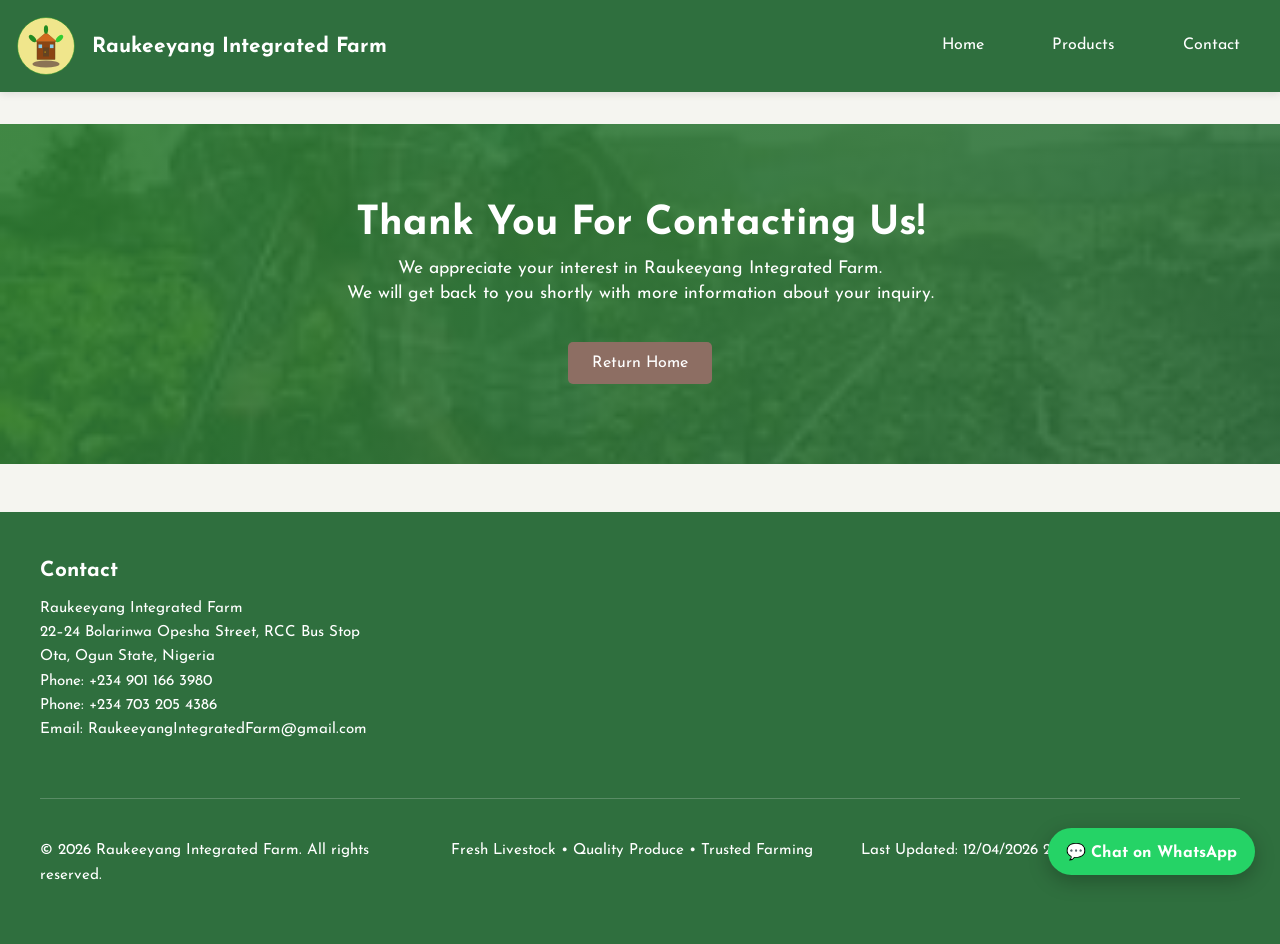
<file: raukeeyang/thankyou.html>
<!DOCTYPE html>
<html lang="en">

<head>
    <meta charset="UTF-8">
    <meta name="viewport" content="width=device-width, initial-scale=1.0">
    <meta name="description"
        content="Thank you for contacting Raukeeyang Integrated Farm. We will get back to you shortly.">
    <meta name="keywords" content="Raukeeyang Farm, thank you, contact form submission">
    <meta name="author" content="Raukeeyang Integrated Farm">
    <title>Thank You | Raukeeyang Integrated Farm</title>

    <!-- Favicon -->
    <link rel="icon" href="images/favicon.svg" type="image/svg+xml">

    <!-- Open Graph (Facebook) -->
    <meta property="og:title" content="Thank You | Raukeeyang Integrated Farm">
    <meta property="og:description"
        content="Thank you for contacting Raukeeyang Integrated Farm. We will get back to you shortly.">
    <meta property="og:image" content="images/farm-bg.webp">
    <meta property="og:url" content="https://raukeeyangfarm.com/thankyou.html">
    <meta property="og:type" content="website">

    <!-- Twitter -->
    <meta name="twitter:card" content="summary_large_image">
    <meta name="twitter:title" content="Thank You | Raukeeyang Integrated Farm">
    <meta name="twitter:description"
        content="Thank you for contacting Raukeeyang Integrated Farm. We will get back to you shortly.">
    <meta name="twitter:image" content="images/farm-bg.webp">

    <!-- Instagram -->
    <meta property="instagram:title" content="Raukeeyang Integrated Farm">
    <meta property="instagram:description"
        content="Follow us for fresh farm updates, organic produce, and sustainable farming practices.">

    <!-- Google Font -->
    <link rel="preconnect" href="https://fonts.googleapis.com">
    <link rel="preconnect" href="https://fonts.gstatic.com" crossorigin>
    <link href="https://fonts.googleapis.com/css2?family=Josefin+Sans:ital,wght@0,100..700;1,100..700&display=swap"
        rel="stylesheet">

    <!-- CSS -->
    <link rel="stylesheet" href="css/styles.css">

    <!-- Thank You Page JS -->
    <script type="module" src="js/thankyou.js" defer></script>

    <!-- SEO Boost -->
    <meta name="robots" content="index, follow">
    <meta name="theme-color" content="#2e7d32">

    <!-- Performance -->
    <link rel="preload" as="image" href="images/farm-bg.webp">
    <link rel="preload" as="image" href="images/poultry.webp">
    <link rel="preload" as="image" href="images/goat.webp">
    <link rel="preload" as="image" href="images/catfish.webp">
</head>

<body class="thankyou">
    <header>
        <div class="logo-header">
            <img src="images/logo.svg" alt="Raukeeyang Integrated Farm Logo" class="logo">
            <h1>Raukeeyang Integrated Farm</h1>
        </div>
        <nav>
            <button id="menuBtn">☰</button>
            <ul id="navMenu">
                <li><a href="index.html">Home</a></li>
                <li><a href="products.html">Products</a></li>
                <li><a href="contact.html">Contact</a></li>
            </ul>
        </nav>
    </header>

    <main>
        <section class="thank-you-message">
            <h2>Thank You For Contacting Us!</h2>
            <p>We appreciate your interest in Raukeeyang Integrated Farm.</p>
            <p>We will get back to you shortly with more information about your inquiry.</p>
            <a href="index.html" class="btn">Return Home</a>
        </section>
    </main>

    <footer class="site-footer">
        <div class="page footer-grid">
            <div>
                <h2>Contact</h2>
                <p>
                    Raukeeyang Integrated Farm<br>
                    22–24 Bolarinwa Opesha Street, RCC Bus Stop<br>
                    Ota, Ogun State, Nigeria<br>
                    Phone: +234 901 166 3980<br>
                    Phone: +234 703 205 4386<br>
                    Email: RaukeeyangIntegratedFarm@gmail.com
                </p>
            </div>

            <div class="footer-meta">
                <p>© <span id="current-year"></span> Raukeeyang Integrated Farm. All rights reserved.</p>
                <p>Fresh Livestock • Quality Produce • Trusted Farming</p>
                <p>Last Updated: <span id="last-modified"></span></p>
            </div>
        </div>
    </footer>

    <a href="https://wa.me/2349011663980" class="whatsapp-float" target="_blank">
        💬 Chat on WhatsApp
    </a>
</body>

</html>
</file>
<file: styles/base.css>
/* --------COLOR SCHEME----------
terra cotta #E07A5F,
deep slate blue #3D405B, */

/**************** SITE WIDE STYLES ********************/
* {
    font-family: 'Josefin Sans', sans-serif;
    box-sizing: border-box;
    margin: 0;
    padding: 0;
}

/**************** HEADER STYLES ********************/
header {
    display: grid;
    grid-template-columns: 24px auto 44px;
    align-items: end;
    padding: 5px 0px 5px 10px;
    border-bottom: 1px solid #ddd;
    column-gap: 8px;
}

header img {
    display: block;
    width: 100%;
    height: auto;
    padding-bottom: 5px;
}

header span {
    font-size: 1.2rem;
    color: #3D405B;
}

/************* Hamburger Button Styles **************/
.hamburger {
    background: none;
    border: none;
    cursor: pointer;
    color: #3D405B;
    font-family: Verdana, Geneva, Tahoma, sans-serif;
}

.hamburger::before {
    content: "\2630";
    /* Unicode character for hamburger icon */
    font-size: 2rem;
    color: #3D405B;
}

.hamburger.show::before {
    content: "\00D7";
    /* Unicode character for hamburger icon */
    font-size: 2rem;
    color: #3D405B;
}

/**************** NAVIGATION STYLES ******************/
.navigation {
    display: none;
    padding: 10px 0;
}

.navigation.show {
    display: block;
}

.navigation ul {
    list-style-type: none;
    margin: 0;
    padding: 0;
}

.navigation a {
    display: block;
    padding: .8rem 10px;
    border-bottom: 1px solid #ddd;
    text-decoration: none;
    color: #3D405B;
    font-size: 1.1rem;
}

.navigation li.current {
    background-color: #eee;
}

.navigation a:hover {
    background-color: #e07a5f;
}

/**************** MAIN STYLES ********************/



h1 {
    font-size: 1.5rem;
    color: #3D405B;
    margin-left: 10px;
}

main img {
    max-width: 100%;
    height: auto;
    display: block;
    margin: 0 auto;
}



/* ******************** FOOTER STYLES ******************** */
footer {
    text-align: center;
    padding: 1rem 10px;
    background-color: #eee;
    color: #3D405B;
    font-size: 0.9rem;
}

.social {
    display: flex;
    justify-content: center;
    column-gap: 8px;
    margin-bottom: 0.5rem;
}

.social a {
    display: flex;
    justify-content: center;
    align-items: center;
    width: 44px;
    height: 44px;
    margin: 0 5px;
    border: #ccc solid .2px;
    border-radius: 22px;

}

.social img {
    width: 22px;
    height: 22px;
}

.social a:hover {
    background-color: #ddd;
}

/* Added styles for course cards and buttons */
.course {
    border: 1px solid #ddd;
    padding: 10px;
    margin: 10px;
    border-radius: 5px;
    background-color: #f9f9f9;
    color: #3D405B;
}

.course.completed {
    background-color: #E07A5F;
    color: white;
}

#course-buttons {
    display: flex;
    justify-content: center;
    gap: 10px;
    margin: 10px 0;
}

#course-buttons button {
    padding: 10px 20px;
    border: none;
    border-radius: 5px;
    background-color: #3D405B;
    color: white;
    cursor: pointer;
    font-size: 1rem;
}

#course-buttons button:hover {
    background-color: #E07A5F;
}

/* Layout grid for About Me and Student Photo */
.about-photo-grid {
    display: grid;
    grid-template-columns: 2fr 1fr;
    gap: 20px;
    align-items: start;
    margin: 20px 0;
}

.about-me {
    background: #f9f9f9;
    border-radius: 5px;
    padding: 16px;
    border: 1px solid #ddd;
}

.student-photo {
    background: #f9f9f9;
    border-radius: 5px;
    padding: 16px;
    border: 1px solid #ddd;
    text-align: center;
}

.student-photo img {
    border-radius: 8px;
    width: 180px;
    height: 180px;
    object-fit: cover;
    background: #eee;
    border: 1px solid #ccc;
    margin-top: 8px;
}

.certificate-section {
    margin-top: 24px;
    background: #fff;
    border-radius: 5px;
    padding: 16px;
    border: 1px solid #ddd;
}

.stretched {
    grid-column: 1 / -1;
    width: 100%;
    margin-top: 0;
    margin-bottom: 24px;
}

@media (max-width: 700px) {
    .about-photo-grid {
        grid-template-columns: 1fr;
    }

    .student-photo img {
        width: 120px;
        height: 120px;
    }
}
</file>
<file: styles/larger.css>
@media only screen and (min-width: 38rem) {
    header, main, nav, footer {
        max-width: 900px;
        margin: 0 auto;
    }

    header {
        grid-template-columns: 24px auto;
    }

    .hamburger {
        display: none;
    }

    .navigation {
        display: block;
        border-bottom: 1px solid #ddd;
    }

    .navigation a {
        border: none;
    }
    .navigation ul {
        display: flex;
        gap: 20px;
        list-style: none;
        
    }
}
</file>
<file: raukeeyang/css/styles.css>
:root {
    --green-dark: #2F6F3E;
    --green: #4CAF50;
    --cream: #F5F5F0;
    --brown: #8D6E63;
}

body {
    font-family: 'Josefin Sans', sans-serif;
    margin: 0;
    background: var(--cream);
}

header {
    background: var(--green-dark);
    color: white;
    padding: 1rem;
    display: flex;
    justify-content: space-between;
    align-items: center;
    flex-wrap: wrap;
    gap: 1rem;
    box-shadow: 0 2px 8px rgba(0, 0, 0, 0.1);
}

.logo-header {
    display: flex;
    align-items: center;
    gap: 1rem;
    flex: 1;
    min-width: 200px;
}

.logo {
    width: 60px;
    height: 60px;
    object-fit: contain;
}

.logo-header h1 {
    margin: 0;
    font-size: 1.5rem;
    word-break: break-word;
}

nav {
    display: flex;
    align-items: center;
    order: 3;
    width: 100%;
}

#menuBtn {
    background: none;
    border: none;
    color: white;
    font-size: 1.8rem;
    cursor: pointer;
    padding: 0.5rem;
    display: flex;
    align-items: center;
    justify-content: center;
    transition: transform 0.3s ease;
}

#menuBtn:hover {
    transform: scale(1.1);
}

#menuBtn.active {
    transform: rotate(90deg);
}

nav ul {
    display: none;
    list-style: none;
    margin: 0;
    padding: 1rem 0;
    background: var(--green-dark);
    width: 100%;
    flex-direction: column;
    gap: 0;
    border-top: 1px solid rgba(255, 255, 255, 0.2);
    animation: slideDown 0.3s ease-out;
}

nav ul.open {
    display: flex;
}

@keyframes slideDown {
    from {
        opacity: 0;
        transform: translateY(-10px);
    }

    to {
        opacity: 1;
        transform: translateY(0);
    }
}

nav li {
    margin: 0;
}

nav a {
    display: block;
    color: white;
    text-decoration: none;
    padding: 1rem 1.5rem;
    transition: background 0.3s ease, padding-left 0.3s ease;
    border-bottom: 1px solid rgba(255, 255, 255, 0.1);
}

nav a:hover {
    background: rgba(255, 255, 255, 0.1);
    padding-left: 2rem;
}

nav a:active {
    background: rgba(255, 255, 255, 0.2);
}

@media (min-width:768px) {
    header {
        flex-wrap: nowrap;
        gap: 2rem;
    }

    .logo-header {
        flex: 0 1 auto;
        min-width: unset;
    }

    .logo-header h1 {
        font-size: 1.3rem;
    }

    nav {
        order: unset;
        width: auto;
        flex: 1;
        justify-content: flex-end;
    }

    #menuBtn {
        display: none;
    }

    nav ul {
        display: flex;
        flex-direction: row;
        padding: 0;
        gap: 0;
        border: none;
        background: transparent;
        width: auto;
        animation: none;
    }

    nav ul.open {
        display: flex;
    }

    nav li {
        margin: 0;
    }

    nav a {
        padding: 0.5rem 1.5rem;
        border: none;
        border-bottom: 3px solid transparent;
        transition: all 0.3s ease;
    }

    nav a:hover {
        background: transparent;
        border-bottom: 3px solid white;
        padding-left: 1.5rem;
    }

    nav a:active {
        background: transparent;
    }
}

section {
    padding: 70px 0;
}

.hero,
.page-hero {
    background: linear-gradient(rgba(0, 0, 0, 0.45), rgba(0, 0, 0, 0.45)), url("../images/farm-bg.webp") center/cover no-repeat;
    color: white;
    text-align: center;
    padding: 3rem 1rem;
    position: relative;
}

.hero h2,
.page-hero h1 {
    font-size: 1.8rem;
    margin: 0 0 1rem 0;
}

.hero-illustration {
    width: 100%;
    max-width: 900px;
    border-radius: 14px;
    margin: 1.5rem auto 0;
    display: block;
    object-fit: cover;
}

.hero p {
    font-size: 1rem;
    margin-bottom: 1.5rem;
}

.btn {
    display: inline-block;
    background: var(--brown);
    color: white;
    padding: 0.8rem 1.5rem;
    text-decoration: none;
    border-radius: 5px;
    border: none;
    cursor: pointer;
    transition: all 0.3s ease;
    font-family: 'Josefin Sans', sans-serif;
    font-size: 1rem;
}

.btn:hover {
    background: #6D4C41;
    transform: translateY(-2px);
    box-shadow: 0 4px 8px rgba(0, 0, 0, 0.2);
}

.hero-btn {
    display: inline-block;
    margin-top: 20px;
}

@media (min-width:768px) {
    .hero {
        padding: 5rem 2rem;
    }

    .hero h2 {
        font-size: 2.5rem;
    }

    .hero p {
        font-size: 1.2rem;
    }
}

#productContainer,
#featuredContainer {
    display: grid;
    grid-template-columns: repeat(auto-fit, minmax(250px, 1fr));
    gap: 1rem;
    padding: 2rem;
}

.card {
    background: white;
    padding: 1rem;
    border-radius: 8px;
    box-shadow: 0 0 10px rgba(0, 0, 0, .1);
}

.card img {
    width: 100%;
    height: 200px;
    object-fit: cover;
    border-radius: 6px;
}

body.thankyou {
    display: flex;
    flex-direction: column;
    min-height: 100vh;
}

body.thankyou main {
    flex: 1;
}

.thank-you-message {
    text-align: center;
    padding: 3rem 1rem;
    background: linear-gradient(135deg, rgba(46, 125, 50, 0.9), rgba(47, 111, 62, 0.9)), url("../images/farm-bg.webp") center/cover no-repeat;
    color: white;
    margin-top: 2rem;
}

.thank-you-message h2 {
    font-size: 2rem;
    margin: 0 0 1rem 0;
}

.thank-you-message p {
    font-size: 1.1rem;
    margin: 0.5rem 0;
    max-width: 600px;
    margin-left: auto;
    margin-right: auto;
}

.thank-you-message .btn {
    margin-top: 2rem;
}

@media (min-width:768px) {
    .thank-you-message {
        padding: 5rem 2rem;
    }

    .thank-you-message h2 {
        font-size: 2.5rem;
    }
}

.about {
    padding: 3rem 1rem;
    background: #f9f9f9;
    text-align: center;
}

.container {
    width: 90%;
    max-width: 1100px;
    margin: auto;
}

.about h2 {
    color: var(--green-dark);
    font-size: 1.8rem;
    text-align: center;
    margin-bottom: 2rem;
}

.about p {
    max-width: 750px;
    margin: 15px auto;
    line-height: 1.7;
    color: #555;
    margin-bottom: 1rem;
}

@media (min-width:768px) {
    .about {
        padding: 5rem 2rem;
    }

    .about h2 {
        font-size: 2.2rem;
    }
}

.why-us {
    background: white;
    text-align: center;
}

.why-grid {
    display: grid;
    grid-template-columns: repeat(auto-fit, minmax(250px, 1fr));
    gap: 30px;
    margin-top: 40px;
}

.why-grid div {
    padding: 25px;
    border-radius: 10px;
    background: #f4f4f4;
    transition: 0.3s;
}

.why-grid div:hover {
    transform: translateY(-6px);
}

.testimonials {
    background: #1f3d2b;
    color: white;
    text-align: center;
}

.testimonials blockquote {
    max-width: 700px;
    margin: 30px auto;
    font-size: 1.2rem;
    line-height: 1.6;
    font-style: italic;
}

.testimonials span {
    display: block;
    margin-top: 10px;
    font-size: 0.9rem;
    opacity: 0.8;
}

.cta {
    background: linear-gradient(rgba(0, 0, 0, 0.6), rgba(0, 0, 0, 0.6)), url("../images/farm-bg.webp")center/cover no-repeat;
    color: white;
    text-align: center;
    padding: 80px 20px;
}

.cta h2 {
    font-size: 2rem;
    margin-bottom: 10px;
}

.cta p {
    margin-bottom: 20px;
}

.featured-products {
    padding: 70px 20px;
    background: #f7fbf7;
    text-align: center;
}

.section-title {
    font-size: 2rem;
    color: #1b5e20;
    margin-bottom: 10px;
    text-align: center;
}

.section-subtitle {
    text-align: center;
    max-width: 650px;
    margin: 0 auto 40px auto;
    opacity: 0.8;
    color: #555;
}

.products-grid {
    display: grid;
    grid-template-columns: repeat(auto-fit, minmax(250px, 1fr));
    gap: 30px;
}

.product-card {
    background: #fff;
    border-radius: 10px;
    box-shadow: 0 6px 18px rgba(0, 0, 0, 0.08);
    padding-bottom: 20px;
    transition: transform 0.3s ease;
}

.product-card:hover {
    transform: translateY(-8px);
}

.product-card img {
    width: 100%;
    height: 200px;
    object-fit: cover;
    border-radius: 10px 10px 0 0;
}

.product-card h3 {
    color: #2e7d32;
    margin-top: 15px;
}

.product-card p {
    padding: 0 15px;
    color: #555;
    font-size: 0.95rem;
}

/* PRODUCTS PAGE HERO */
.page-hero {
    background: #2e7d32;
    color: white;
    text-align: center;
    padding: 70px 20px;
}

/* PRODUCT SECTIONS */
.products-section {
    padding: 70px 0;
}

.alt-bg {
    background: #f5f8f5;
}

/* CATALOGUE GRID */
.catalogue-grid {
    display: grid;
    grid-template-columns: repeat(auto-fit, minmax(260px, 1fr));
    gap: 30px;
    margin-top: 40px;
}

/* PRODUCT CARD */
.catalogue-card {
    background: white;
    border-radius: 10px;
    box-shadow: 0 6px 18px rgba(0, 0, 0, 0.08);
    overflow: hidden;
    padding-bottom: 20px;
    transition: 0.3s;
}

.catalogue-card:hover {
    transform: translateY(-8px);
}

.catalogue-card img {
    width: 100%;
    height: 200px;
    object-fit: cover;
}

.catalogue-card h3 {
    padding: 15px 15px 5px;
    color: #2e7d32;
}

.catalogue-card p {
    padding: 0 15px;
}

.catalogue-card ul {
    text-align: left;
    padding: 10px 30px;
}

/* CONTACT PAGE */
.contact-section {
    padding: 70px 0;
}

.contact-grid {
    display: grid;
    grid-template-columns: 1fr 1fr;
    gap: 40px;
}

/* CONTACT INFO */
.contact-info p {
    margin-bottom: 20px;
    line-height: 1.6;
}

/* CONTACT FORM */
.contact-form form {
    display: flex;
    flex-direction: column;
}

.contact-form label {
    margin-top: 15px;
    font-weight: bold;
}

.contact-form input,
.contact-form select,
.contact-form textarea {
    padding: 10px;
    margin-top: 5px;
    border-radius: 5px;
    border: 1px solid #ccc;
}

.contact-form button {
    margin-top: 20px;
}

/* MOBILE */
@media (max-width: 768px) {
    .contact-grid {
        grid-template-columns: 1fr;
    }
}

/* MOBILE NAV */
nav ul {
    display: flex;
    gap: 20px;
}

#menuBtn {
    display: none;
    font-size: 1.5rem;
    background: none;
    border: none;
    color: white;
}

/* Mobile */
@media (max-width: 768px) {
    #menuBtn {
        display: block;
    }

    nav ul {
        display: none;
        flex-direction: column;
        background: white;
        position: absolute;
        right: 20px;
        top: 70px;
        padding: 20px;
        box-shadow: 0 5px 20px rgba(0, 0, 0, 0.15);
    }

    nav ul.open {
        display: flex;
    }
}

/* SCROLL ANIMATION */
.hidden {
    opacity: 0;
    transform: translateY(30px);
    transition: 0.8s ease;
}

.show {
    opacity: 1;
    transform: translateY(0);
}

/* WHATSAPP FLOAT BUTTON */
.whatsapp-float {
    position: fixed;
    bottom: 25px;
    right: 25px;
    background: #25D366;
    color: white;
    padding: 14px 18px;
    border-radius: 50px;
    font-weight: bold;
    text-decoration: none;
    box-shadow: 0 6px 20px rgba(0, 0, 0, 0.25);
    z-index: 999;
    transition: 0.3s;
}

.whatsapp-float:hover {
    transform: scale(1.08);
}

.form-page {
    padding: 2rem 1rem;
}

.page-intro {
    text-align: center;
    margin-bottom: 2rem;
}

/* WEATHER SECTION */
.weather-section {
    padding: 70px 0;
}

.weather-location {
    text-align: center;
    color: #666;
    font-size: 0.95rem;
    margin-bottom: 2rem;
}

.weather-grid {
    display: grid;
    grid-template-columns: 1fr 1fr;
    gap: 2rem;
    margin-top: 2rem;
}

.current-weather,
.forecast-section {
    background: white;
    padding: 2rem;
    border-radius: 10px;
    box-shadow: 0 4px 12px rgba(0, 0, 0, 0.08);
}

.current-weather h3,
.forecast-section h3 {
    color: var(--green-dark);
    margin-top: 0;
    text-align: center;
}

.weather-display {
    min-height: 200px;
    display: flex;
    align-items: center;
    justify-content: center;
}

.weather-card {
    display: flex;
    align-items: center;
    gap: 2rem;
    text-align: center;
}

.weather-icon {
    width: 100px;
    height: 100px;
    display: block;
}

.weather-info {
    flex: 1;
    text-align: left;
}

.temperature {
    font-size: 2.5rem;
    font-weight: bold;
    color: var(--green-dark);
    margin: 0;
}

.description {
    font-size: 1.3rem;
    color: var(--green);
    margin: 0.3rem 0;
    text-transform: capitalize;
}

.details {
    margin: 0.5rem 0;
    color: #666;
    font-size: 0.95rem;
}

.forecast-grid {
    display: grid;
    grid-template-columns: repeat(5, 1fr);
    gap: 1rem;
}

.forecast-card {
    background: linear-gradient(135deg, var(--cream) 0%, white 100%);
    padding: 1.5rem;
    border-radius: 8px;
    text-align: center;
    border: 1px solid rgba(79, 195, 247, 0.2);
    transition: all 0.3s ease;
}

.forecast-card:hover {
    transform: translateY(-5px);
    box-shadow: 0 4px 12px rgba(47, 111, 62, 0.15);
}

.forecast-card h4 {
    margin: 0 0 0.5rem 0;
    color: var(--green-dark);
    font-size: 0.9rem;
}

.forecast-icon {
    width: 60px;
    height: 60px;
    margin: 0.5rem auto;
    display: block;
}

.forecast-temp {
    font-size: 1.3rem;
    font-weight: bold;
    color: var(--green);
    margin: 0.5rem 0;
}

.forecast-condition {
    font-size: 0.9rem;
    color: #666;
    margin: 0.3rem 0;
    text-transform: capitalize;
}

.forecast-detail {
    font-size: 0.8rem;
    color: #888;
    margin: 0.2rem 0;
}

/* Responsive */
@media (max-width: 768px) {
    .weather-grid {
        grid-template-columns: 1fr;
        gap: 1.5rem;
    }

    .weather-card {
        flex-direction: column;
        gap: 1rem;
    }

    .weather-info {
        text-align: center;
    }

    .temperature {
        font-size: 2rem;
    }

    .description {
        font-size: 1.1rem;
    }

    .forecast-grid {
        grid-template-columns: repeat(auto-fit, minmax(100px, 1fr));
        gap: 0.8rem;
    }

    .forecast-card {
        padding: 1rem;
    }

    .forecast-icon {
        width: 50px;
        height: 50px;
    }
}

.page-intro h2 {
    font-size: 1.8rem;
    color: var(--green-dark);
    margin: 0 0 1rem 0;
}

.page-intro p {
    color: #666;
    font-size: 1rem;
}

.form-page form {
    display: grid;
    gap: 1rem;
    max-width: 500px;
    margin: auto;
    padding: 2rem 1rem;
}

.form-page label {
    display: flex;
    flex-direction: column;
    gap: 0.5rem;
    font-weight: 500;
    color: var(--green-dark);
}

.form-page input,
.form-page textarea {
    padding: 0.75rem;
    border: 2px solid #ddd;
    border-radius: 5px;
    font-family: 'Josefin Sans', sans-serif;
    font-size: 1rem;
    transition: border-color 0.3s ease;
}

.form-page input:focus,
.form-page textarea:focus {
    outline: none;
    border-color: var(--green);
    box-shadow: 0 0 5px rgba(76, 175, 80, 0.3);
}

.form-page button {
    margin-top: 1rem;
}

@media (min-width:768px) {
    .form-page {
        padding: 3rem 2rem;
    }

    .page-intro {
        padding: 3rem 2rem;
    }

    .page-intro h2 {
        font-size: 2.2rem;
    }

    .form-page form {
        padding: 3rem 2rem;
    }
}

.site-footer {
    background: var(--green-dark);
    color: white;
    padding: 2rem 1rem;
    margin-top: 3rem;
}

.footer-grid {
    display: grid;
    gap: 2rem;
    max-width: 1200px;
    margin: 0 auto;
}

.site-footer h2 {
    font-size: 1.3rem;
    margin: 0 0 1rem 0;
}

.site-footer p {
    margin: 0.5rem 0;
    font-size: 0.95rem;
    line-height: 1.6;
}

.footer-meta {
    border-top: 1px solid rgba(255, 255, 255, 0.2);
    padding-top: 1rem;
}

@media (min-width:768px) {
    .site-footer {
        padding: 3rem 2rem;
    }

    .footer-grid {
        grid-template-columns: 1fr 1fr;
        gap: 3rem;
    }

    .footer-meta {
        grid-column: 1 / -1;
        border-top: none;
        padding-top: 2rem;
        border-top: 1px solid rgba(255, 255, 255, 0.2);
        display: grid;
        grid-template-columns: repeat(3, 1fr);
        gap: 2rem;
    }
}

@media(max-width:768px) {
    section {
        padding: 50px 0;
    }

    .cta h2 {
        font-size: 1.6rem;
    }
}
</file>
